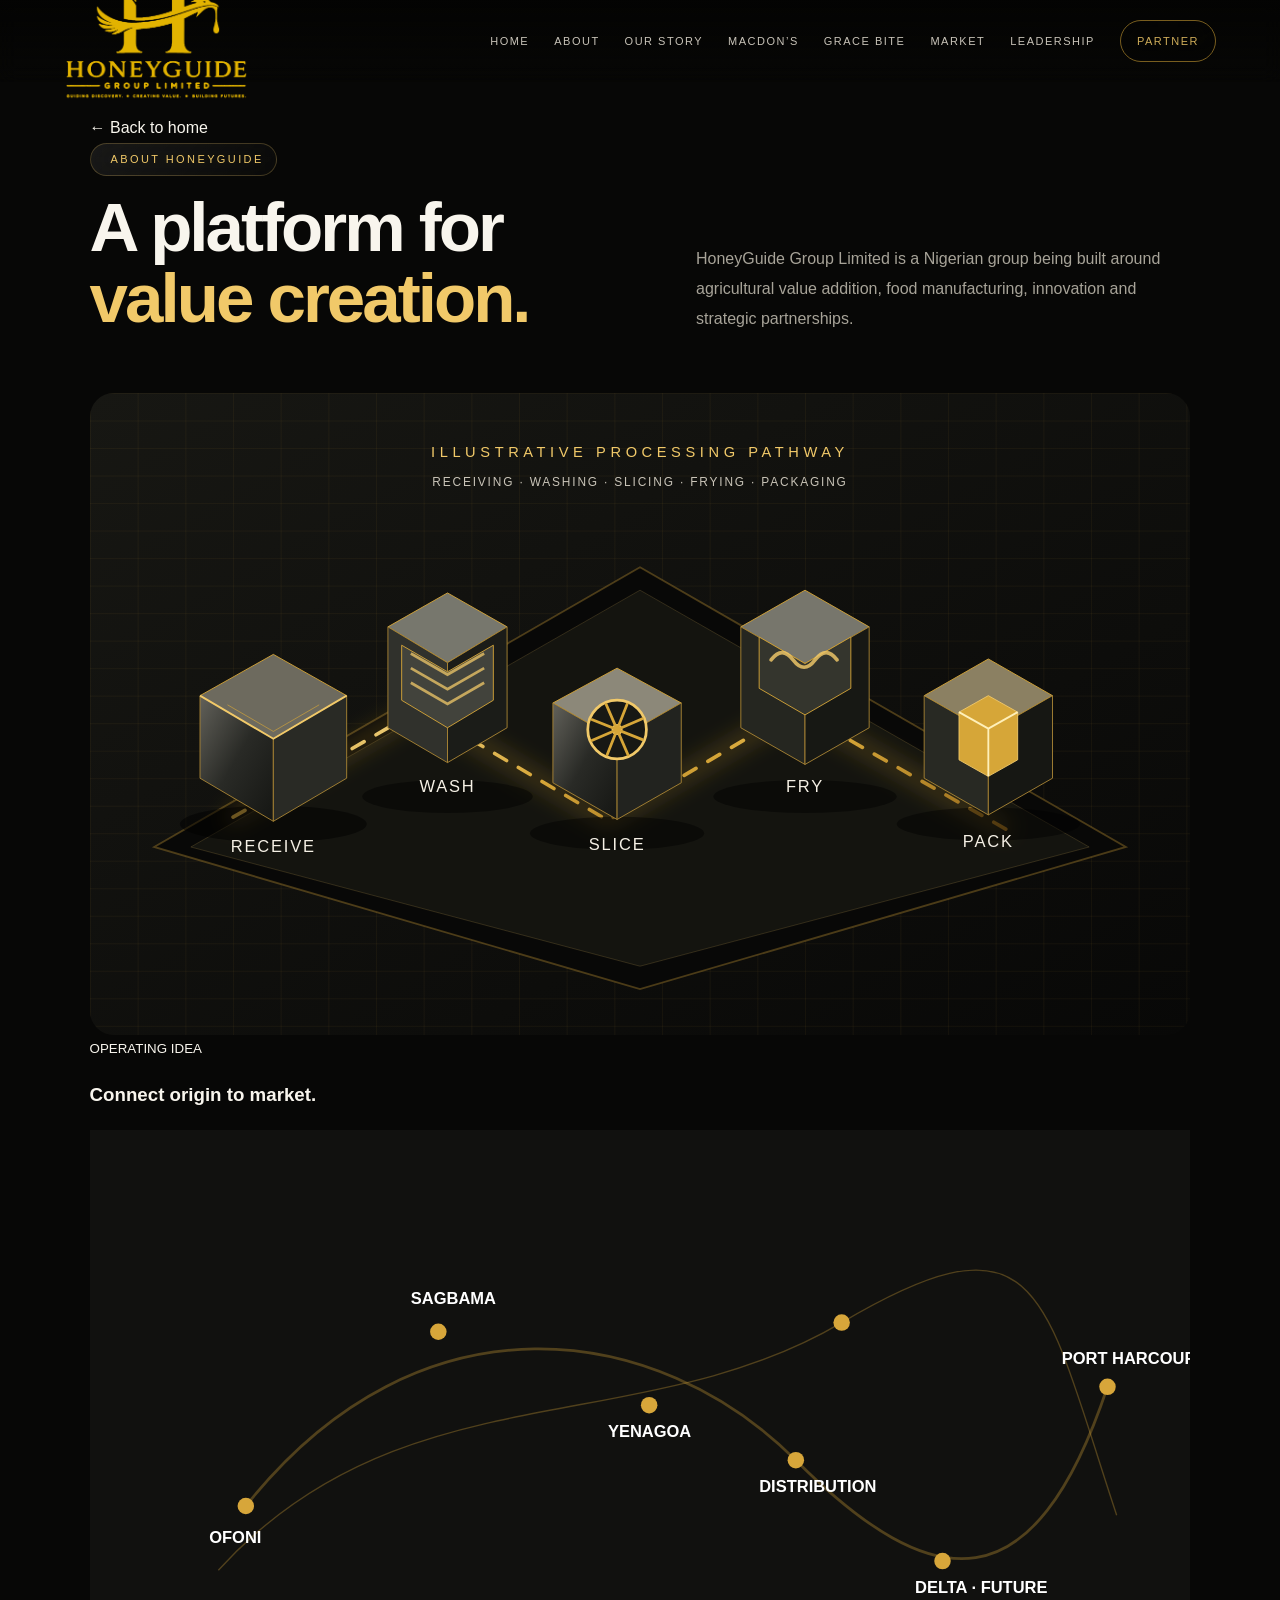
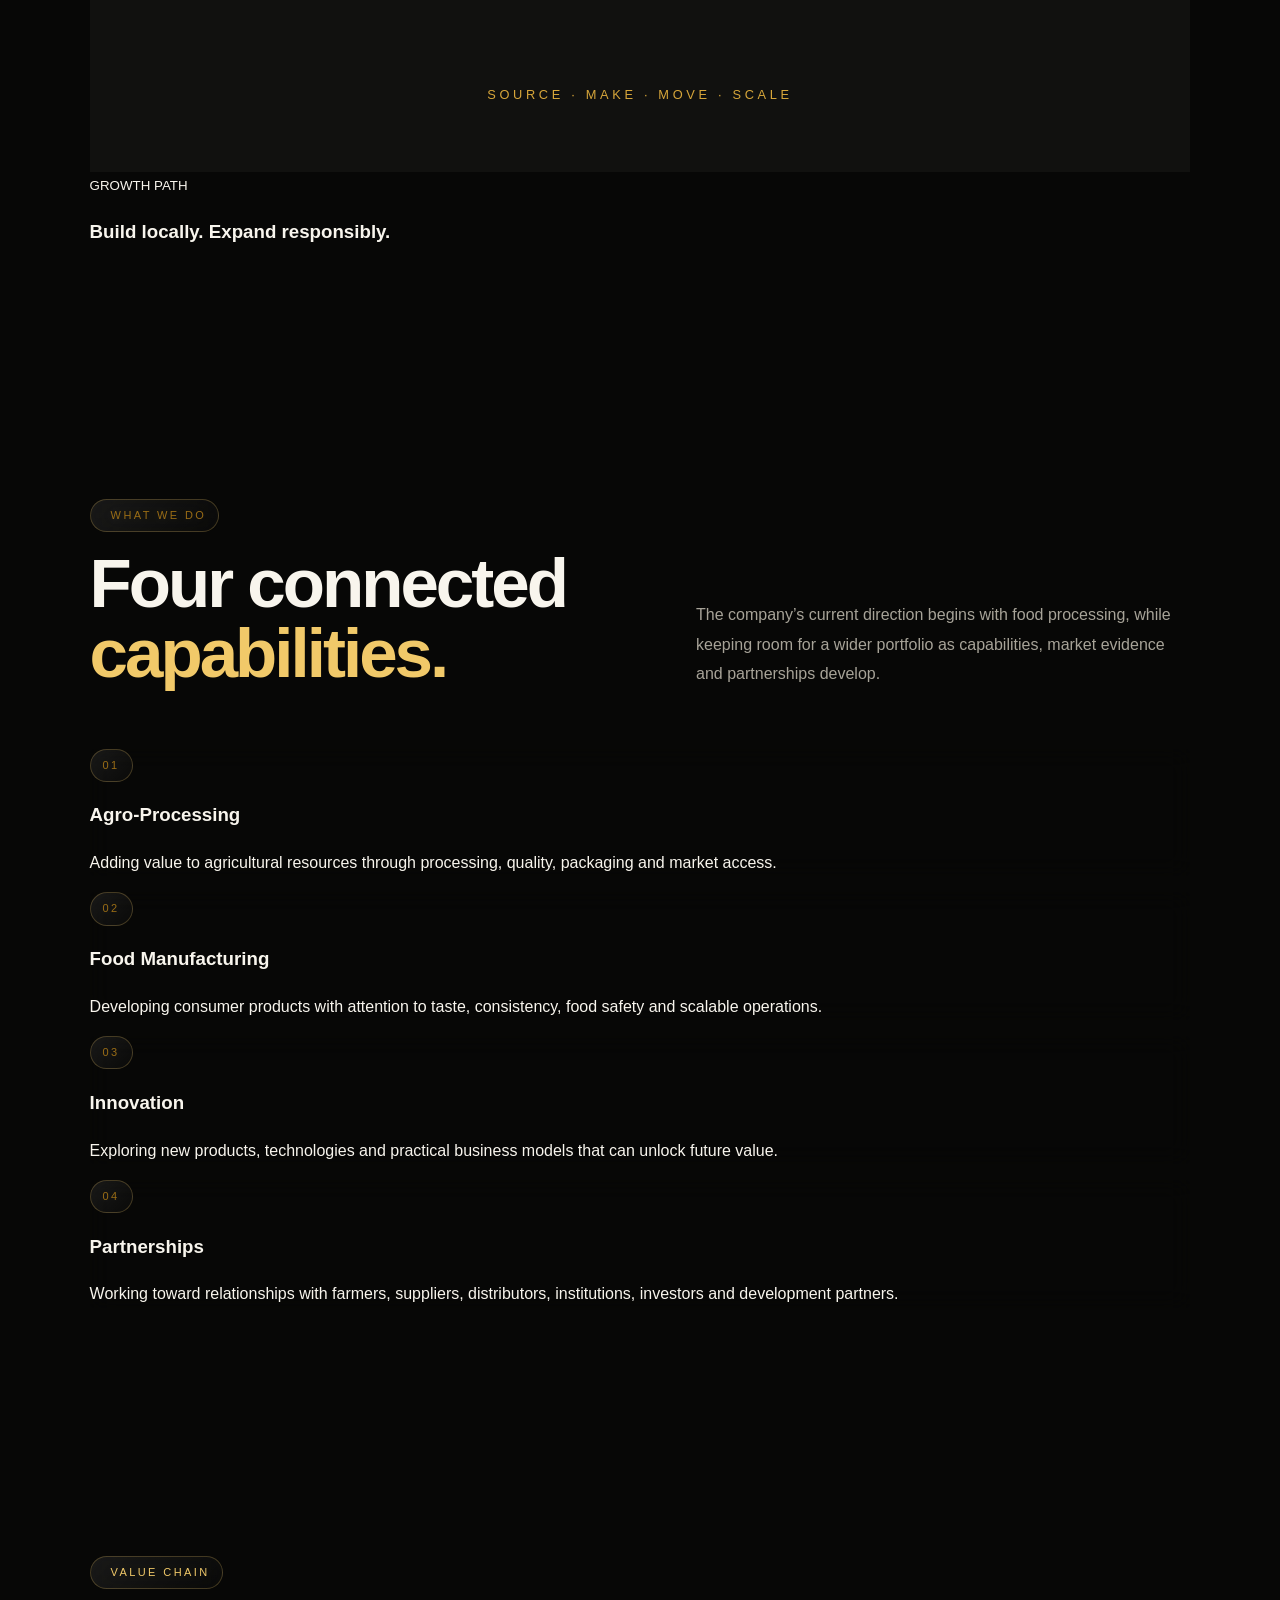
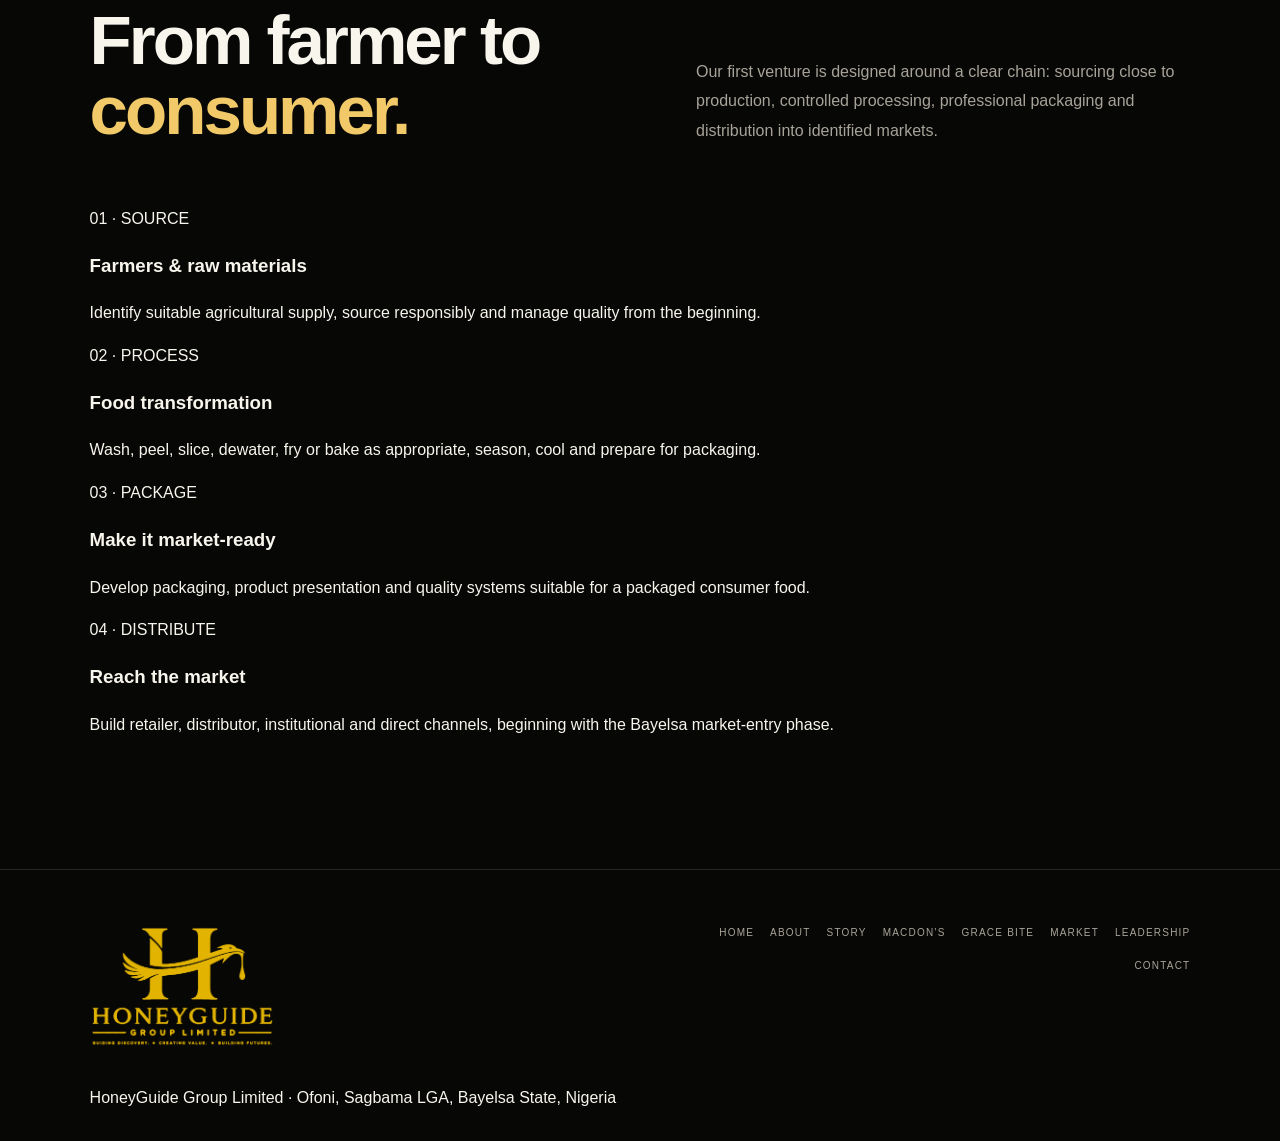
<file: pages/about.html>
<!doctype html><html lang="en"><head><meta charset="utf-8"><meta name="viewport" content="width=device-width,initial-scale=1"><meta name="description" content="About HoneyGuide — HoneyGuide Group Limited"><title>About HoneyGuide | HoneyGuide Group Limited</title><link rel="stylesheet" href="../style.css"><script defer src="../script.js"></script></head><body><header class="site-header"><a class="brand" href="../index.html"><img src="../assets/honeyguide-logo-transparent.png" alt="HoneyGuide Group Limited official logo"></a><button class="menu-toggle" aria-expanded="false"><span></span><span></span><span></span></button><nav class="nav"><a href="../index.html">Home</a><a href="about.html">About</a><a href="story.html">Our Story</a><a href="macdons.html">Macdon’s</a><a href="grace-bite.html">Grace Bite</a><a href="market.html">Market</a><a href="leadership.html">Leadership</a><a class="nav-cta" href="contact.html">Partner</a></nav></header><main><section class="section"><a class="back" href="../index.html">← Back to home</a><div class="section-head reveal"><div><div class="eyebrow"><span class="dot"></span> ABOUT HONEYGUIDE</div><h2>A platform for <em>value creation.</em></h2></div><p>HoneyGuide Group Limited is a Nigerian group being built around agricultural value addition, food manufacturing, innovation and strategic partnerships.</p></div><div class="visual-grid"><div class="visual-panel reveal"><img src="../assets/process-line.svg" alt="Stylised food processing value chain"><div class="overlay"><small>OPERATING IDEA</small><h3>Connect origin to market.</h3></div></div><div class="visual-panel reveal"><img src="../assets/market-network.svg" alt="Stylised market network from source to future markets"><div class="overlay"><small>GROWTH PATH</small><h3>Build locally. Expand responsibly.</h3></div></div></div></section><section class="section light"><div class="section-head reveal"><div><div class="eyebrow" style="color:#9a6d16"><span class="dot"></span> WHAT WE DO</div><h2>Four connected <em>capabilities.</em></h2></div><p>The company’s current direction begins with food processing, while keeping room for a wider portfolio as capabilities, market evidence and partnerships develop.</p></div><div class="cards"><article class="card reveal"><div class="eyebrow" style="color:#9a6d16">01</div><h3>Agro-Processing</h3><p>Adding value to agricultural resources through processing, quality, packaging and market access.</p></article><article class="card reveal"><div class="eyebrow" style="color:#9a6d16">02</div><h3>Food Manufacturing</h3><p>Developing consumer products with attention to taste, consistency, food safety and scalable operations.</p></article><article class="card reveal"><div class="eyebrow" style="color:#9a6d16">03</div><h3>Innovation</h3><p>Exploring new products, technologies and practical business models that can unlock future value.</p></article><article class="card reveal"><div class="eyebrow" style="color:#9a6d16">04</div><h3>Partnerships</h3><p>Working toward relationships with farmers, suppliers, distributors, institutions, investors and development partners.</p></article></div></section><section class="section"><div class="section-head reveal"><div><div class="eyebrow"><span class="dot"></span> VALUE CHAIN</div><h2>From farmer to <em>consumer.</em></h2></div><p>Our first venture is designed around a clear chain: sourcing close to production, controlled processing, professional packaging and distribution into identified markets.</p></div><div class="timeline reveal"><div class="year">01 · SOURCE</div><div><h3>Farmers &amp; raw materials</h3><p>Identify suitable agricultural supply, source responsibly and manage quality from the beginning.</p></div></div><div class="timeline reveal"><div class="year">02 · PROCESS</div><div><h3>Food transformation</h3><p>Wash, peel, slice, dewater, fry or bake as appropriate, season, cool and prepare for packaging.</p></div></div><div class="timeline reveal"><div class="year">03 · PACKAGE</div><div><h3>Make it market-ready</h3><p>Develop packaging, product presentation and quality systems suitable for a packaged consumer food.</p></div></div><div class="timeline reveal"><div class="year">04 · DISTRIBUTE</div><div><h3>Reach the market</h3><p>Build retailer, distributor, institutional and direct channels, beginning with the Bayelsa market-entry phase.</p></div></div></section></main><footer class="footer"><img src="../assets/honeyguide-logo-transparent.png" alt="HoneyGuide Group Limited"><nav><a href="../index.html">Home</a><a href="about.html">About</a><a href="story.html">Story</a><a href="macdons.html">Macdon’s</a><a href="grace-bite.html">Grace Bite</a><a href="market.html">Market</a><a href="leadership.html">Leadership</a><a href="contact.html">Contact</a></nav><div class="fine">HoneyGuide Group Limited · Ofoni, Sagbama LGA, Bayelsa State, Nigeria</div></footer></body></html>
</file>
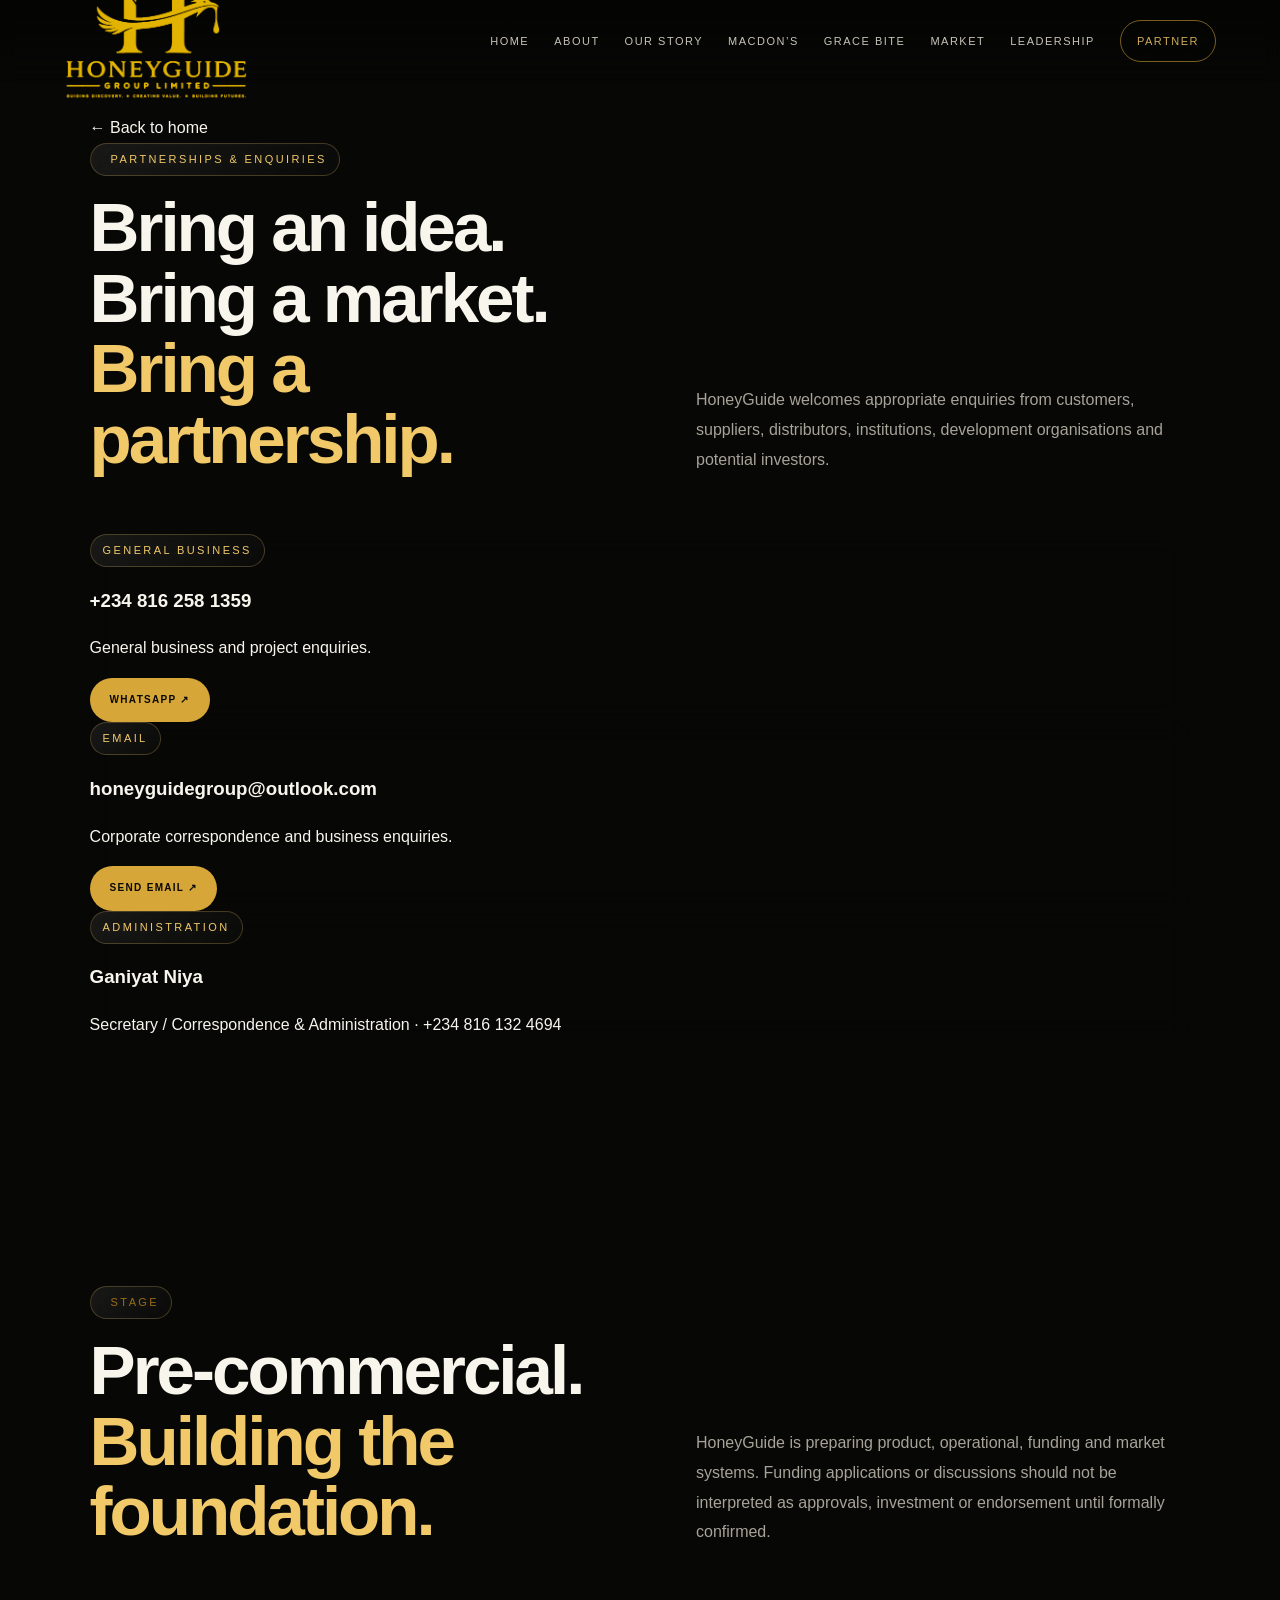
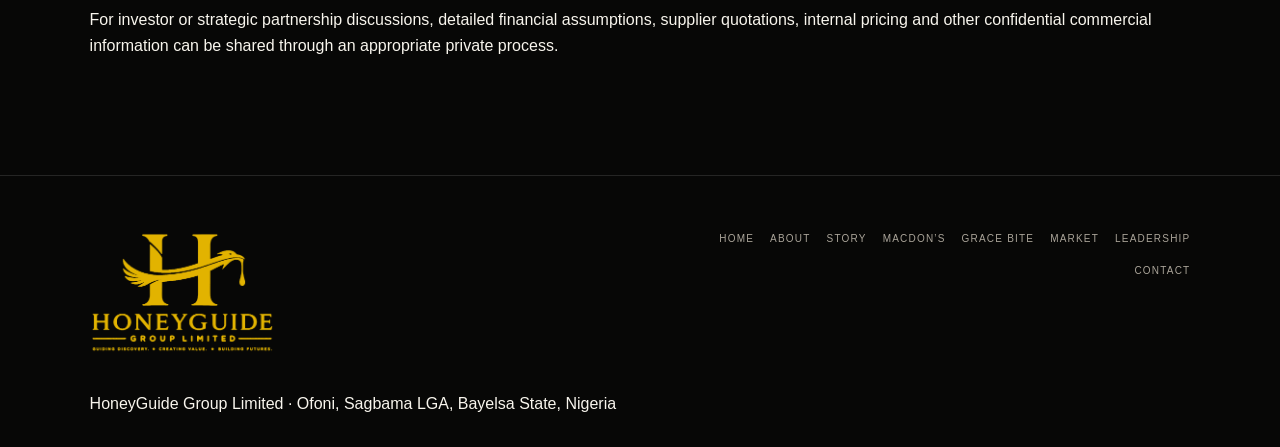
<file: pages/contact.html>
<!doctype html><html lang="en"><head><meta charset="utf-8"><meta name="viewport" content="width=device-width,initial-scale=1"><meta name="description" content="Contact HoneyGuide — HoneyGuide Group Limited"><title>Contact HoneyGuide | HoneyGuide Group Limited</title><link rel="stylesheet" href="../style.css"><script defer src="../script.js"></script></head><body><header class="site-header"><a class="brand" href="../index.html"><img src="../assets/honeyguide-logo-transparent.png" alt="HoneyGuide Group Limited official logo"></a><button class="menu-toggle" aria-expanded="false"><span></span><span></span><span></span></button><nav class="nav"><a href="../index.html">Home</a><a href="about.html">About</a><a href="story.html">Our Story</a><a href="macdons.html">Macdon’s</a><a href="grace-bite.html">Grace Bite</a><a href="market.html">Market</a><a href="leadership.html">Leadership</a><a class="nav-cta" href="contact.html">Partner</a></nav></header><main><section class="section"><a class="back" href="../index.html">← Back to home</a><div class="section-head reveal"><div><div class="eyebrow"><span class="dot"></span> PARTNERSHIPS &amp; ENQUIRIES</div><h2>Bring an idea.<br>Bring a market.<br><em>Bring a partnership.</em></h2></div><p>HoneyGuide welcomes appropriate enquiries from customers, suppliers, distributors, institutions, development organisations and potential investors.</p></div><div class="cards"><article class="card reveal"><div class="eyebrow">GENERAL BUSINESS</div><h3>+234 816 258 1359</h3><p>General business and project enquiries.</p><a class="btn btn-gold" href="https://wa.me/2348162581359">WhatsApp ↗</a></article><article class="card reveal"><div class="eyebrow">EMAIL</div><h3>honeyguidegroup@outlook.com</h3><p>Corporate correspondence and business enquiries.</p><a class="btn btn-gold" href="mailto:honeyguidegroup@outlook.com">Send email ↗</a></article><article class="card reveal"><div class="eyebrow">ADMINISTRATION</div><h3>Ganiyat Niya</h3><p>Secretary / Correspondence &amp; Administration · +234 816 132 4694</p></article></div></section><section class="section light"><div class="section-head reveal"><div><div class="eyebrow" style="color:#9a6d16"><span class="dot"></span> STAGE</div><h2>Pre-commercial.<br><em>Building the foundation.</em></h2></div><p>HoneyGuide is preparing product, operational, funding and market systems. Funding applications or discussions should not be interpreted as approvals, investment or endorsement until formally confirmed.</p></div><div class="callout reveal">For investor or strategic partnership discussions, detailed financial assumptions, supplier quotations, internal pricing and other confidential commercial information can be shared through an appropriate private process.</div></section></main><footer class="footer"><img src="../assets/honeyguide-logo-transparent.png" alt="HoneyGuide Group Limited"><nav><a href="../index.html">Home</a><a href="about.html">About</a><a href="story.html">Story</a><a href="macdons.html">Macdon’s</a><a href="grace-bite.html">Grace Bite</a><a href="market.html">Market</a><a href="leadership.html">Leadership</a><a href="contact.html">Contact</a></nav><div class="fine">HoneyGuide Group Limited · Ofoni, Sagbama LGA, Bayelsa State, Nigeria</div></footer></body></html>
</file>
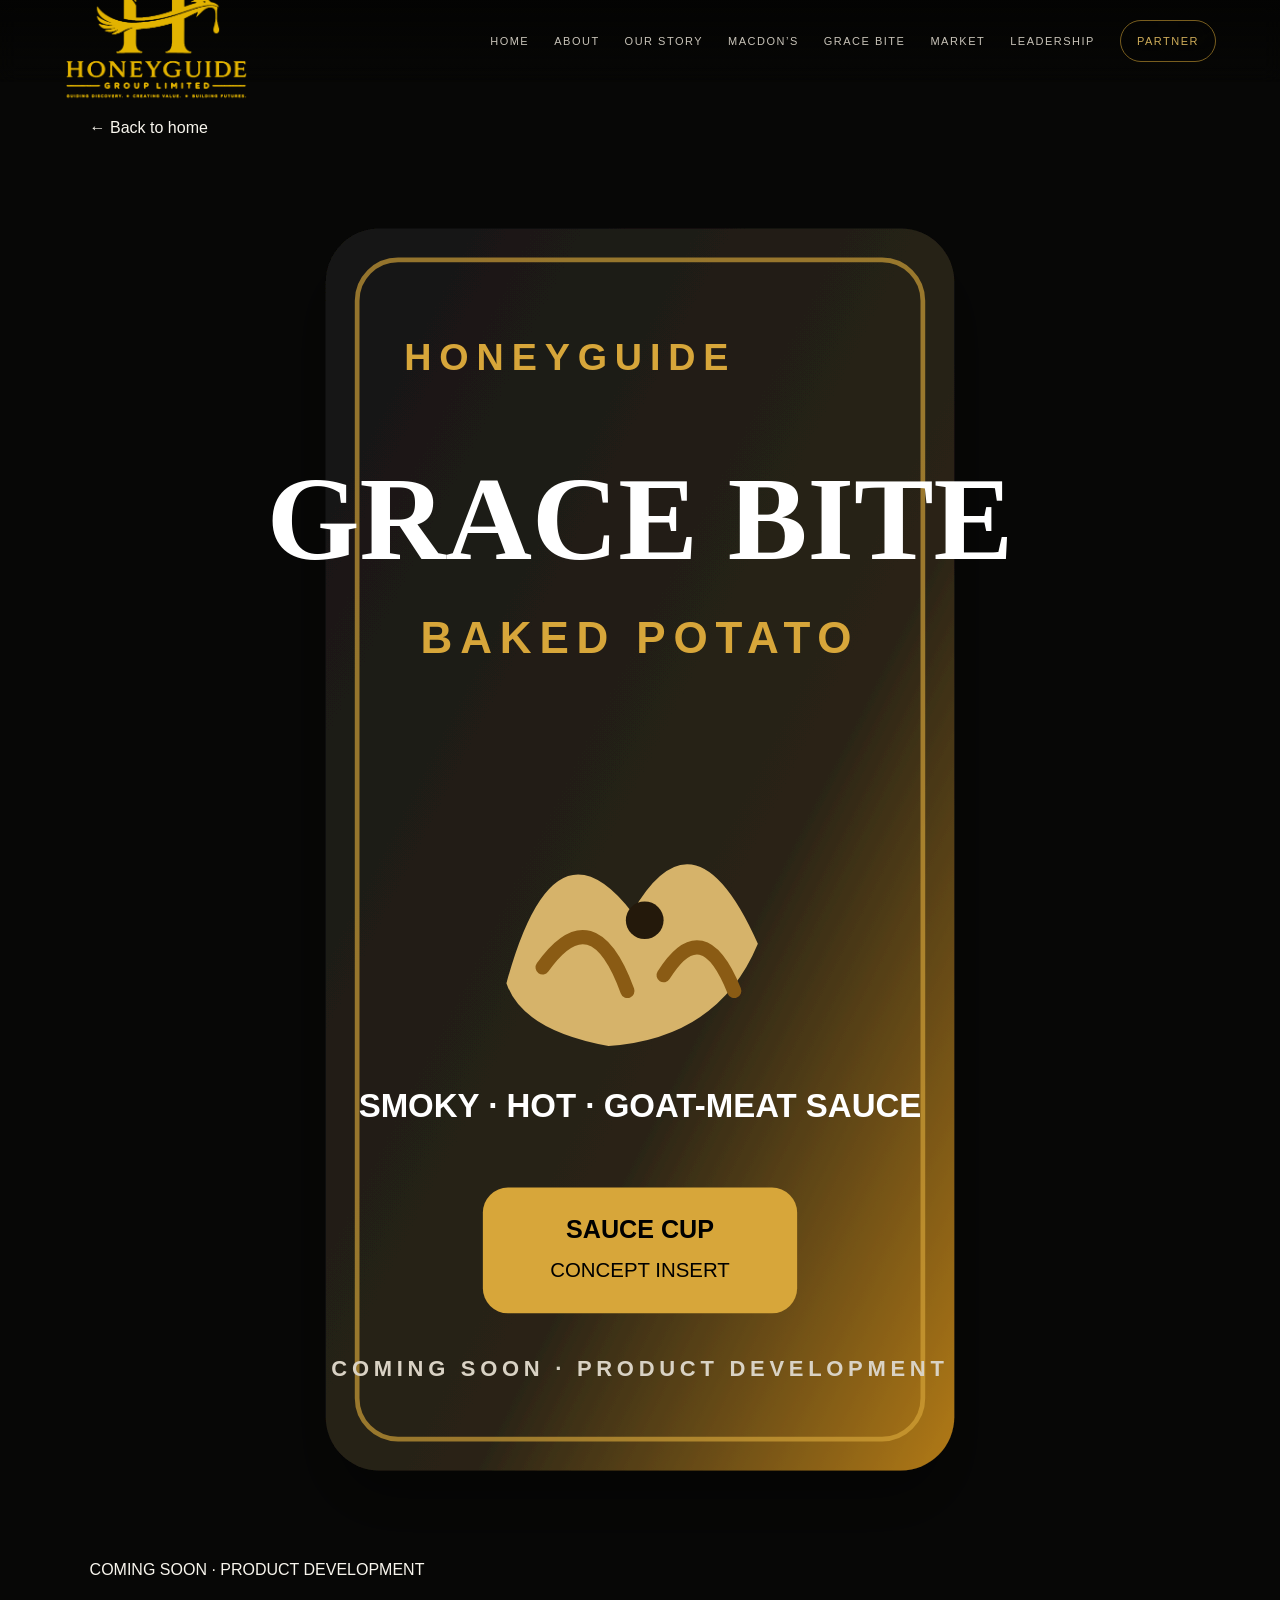
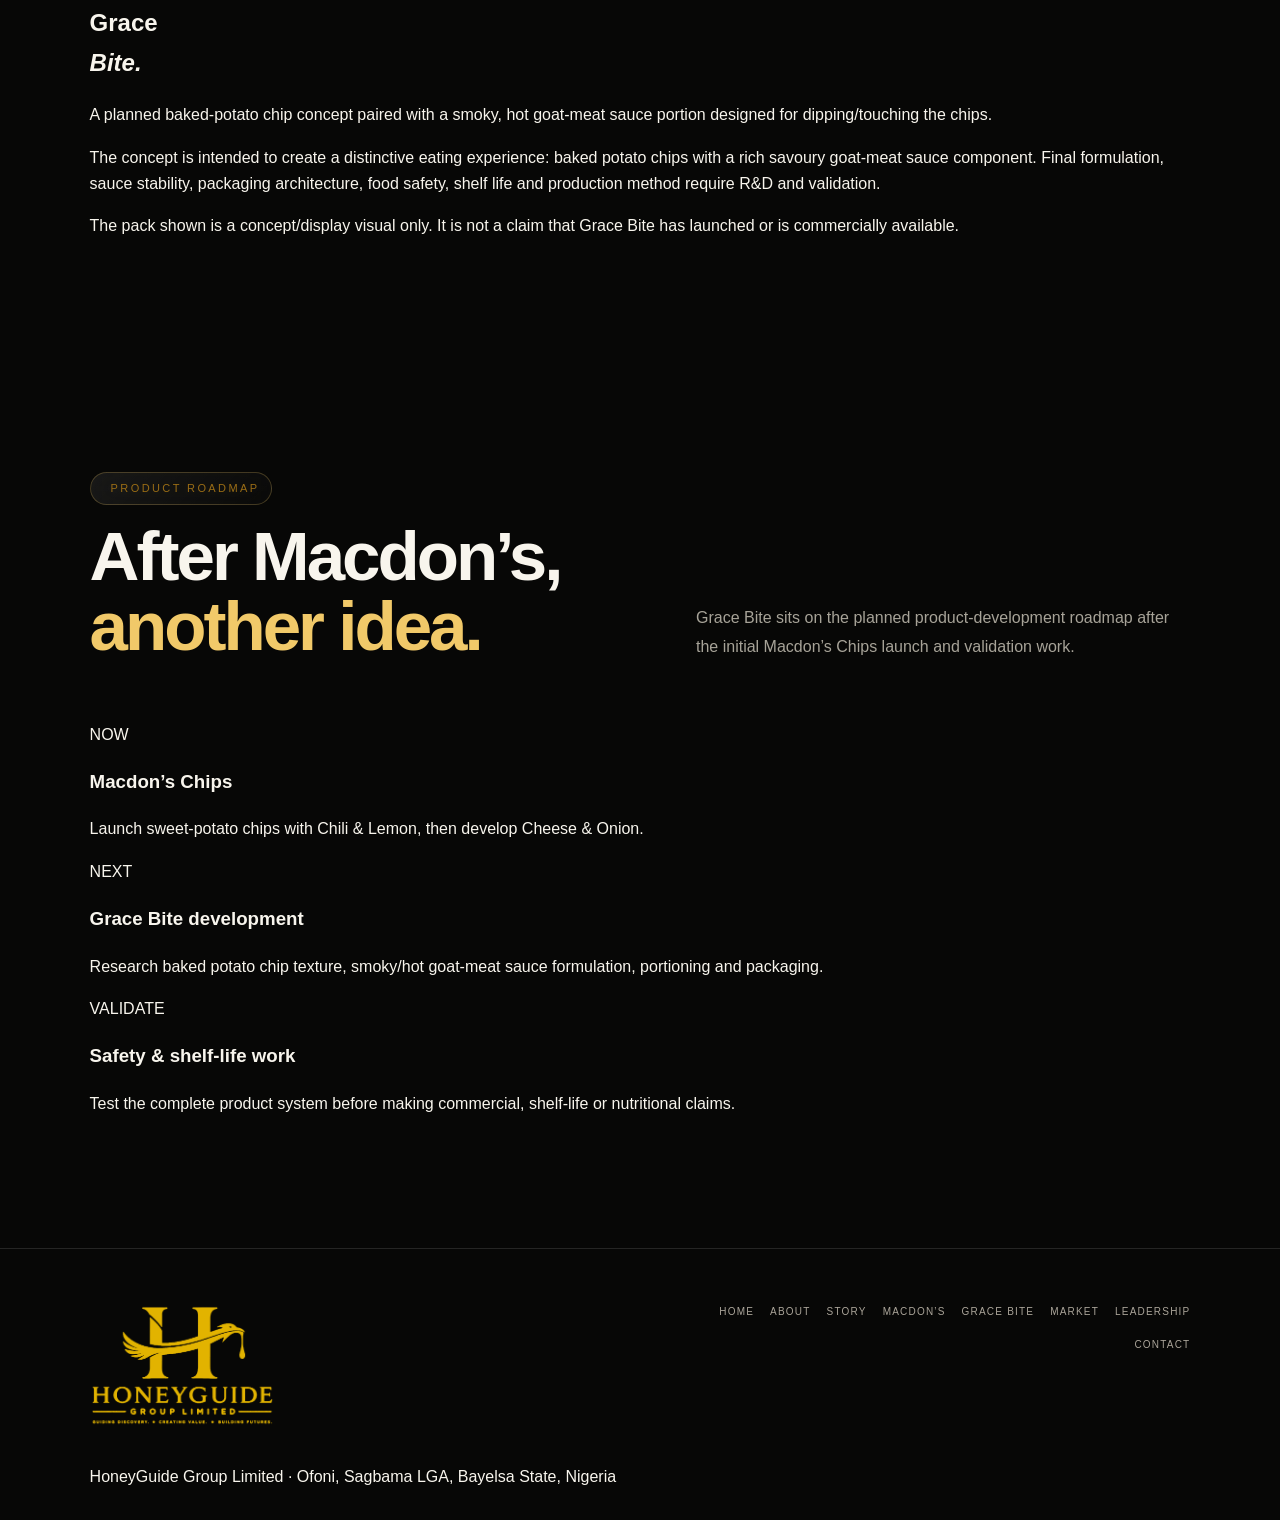
<file: pages/grace-bite.html>
<!doctype html><html lang="en"><head><meta charset="utf-8"><meta name="viewport" content="width=device-width,initial-scale=1"><meta name="description" content="Grace Bite — Coming Soon — HoneyGuide Group Limited"><title>Grace Bite — Coming Soon | HoneyGuide Group Limited</title><link rel="stylesheet" href="../style.css"><script defer src="../script.js"></script></head><body><header class="site-header"><a class="brand" href="../index.html"><img src="../assets/honeyguide-logo-transparent.png" alt="HoneyGuide Group Limited official logo"></a><button class="menu-toggle" aria-expanded="false"><span></span><span></span><span></span></button><nav class="nav"><a href="../index.html">Home</a><a href="about.html">About</a><a href="story.html">Our Story</a><a href="macdons.html">Macdon’s</a><a href="grace-bite.html">Grace Bite</a><a href="market.html">Market</a><a href="leadership.html">Leadership</a><a class="nav-cta" href="contact.html">Partner</a></nav></header><main><section class="section"><a class="back" href="../index.html">← Back to home</a><div class="product-detail"><div class="product-image reveal"><img src="../assets/grace-bite-pack.svg" alt="Grace Bite concept package for baked potato chips with smoky hot goat-meat sauce"></div><div class="product-copy reveal"><span class="pill">COMING SOON · PRODUCT DEVELOPMENT</span><h1>Grace<br><em>Bite.</em></h1><p class="lead">A planned baked-potato chip concept paired with a smoky, hot goat-meat sauce portion designed for dipping/touching the chips.</p><p>The concept is intended to create a distinctive eating experience: baked potato chips with a rich savoury goat-meat sauce component. Final formulation, sauce stability, packaging architecture, food safety, shelf life and production method require R&amp;D and validation.</p><div class="callout">The pack shown is a concept/display visual only. It is not a claim that Grace Bite has launched or is commercially available.</div></div></div></section><section class="section light"><div class="section-head reveal"><div><div class="eyebrow" style="color:#9a6d16"><span class="dot"></span> PRODUCT ROADMAP</div><h2>After Macdon’s,<br><em>another idea.</em></h2></div><p>Grace Bite sits on the planned product-development roadmap after the initial Macdon’s Chips launch and validation work.</p></div><div class="timeline reveal"><div class="year">NOW</div><div><h3>Macdon’s Chips</h3><p>Launch sweet-potato chips with Chili &amp; Lemon, then develop Cheese &amp; Onion.</p></div></div><div class="timeline reveal"><div class="year">NEXT</div><div><h3>Grace Bite development</h3><p>Research baked potato chip texture, smoky/hot goat-meat sauce formulation, portioning and packaging.</p></div></div><div class="timeline reveal"><div class="year">VALIDATE</div><div><h3>Safety &amp; shelf-life work</h3><p>Test the complete product system before making commercial, shelf-life or nutritional claims.</p></div></div></section></main><footer class="footer"><img src="../assets/honeyguide-logo-transparent.png" alt="HoneyGuide Group Limited"><nav><a href="../index.html">Home</a><a href="about.html">About</a><a href="story.html">Story</a><a href="macdons.html">Macdon’s</a><a href="grace-bite.html">Grace Bite</a><a href="market.html">Market</a><a href="leadership.html">Leadership</a><a href="contact.html">Contact</a></nav><div class="fine">HoneyGuide Group Limited · Ofoni, Sagbama LGA, Bayelsa State, Nigeria</div></footer></body></html>
</file>
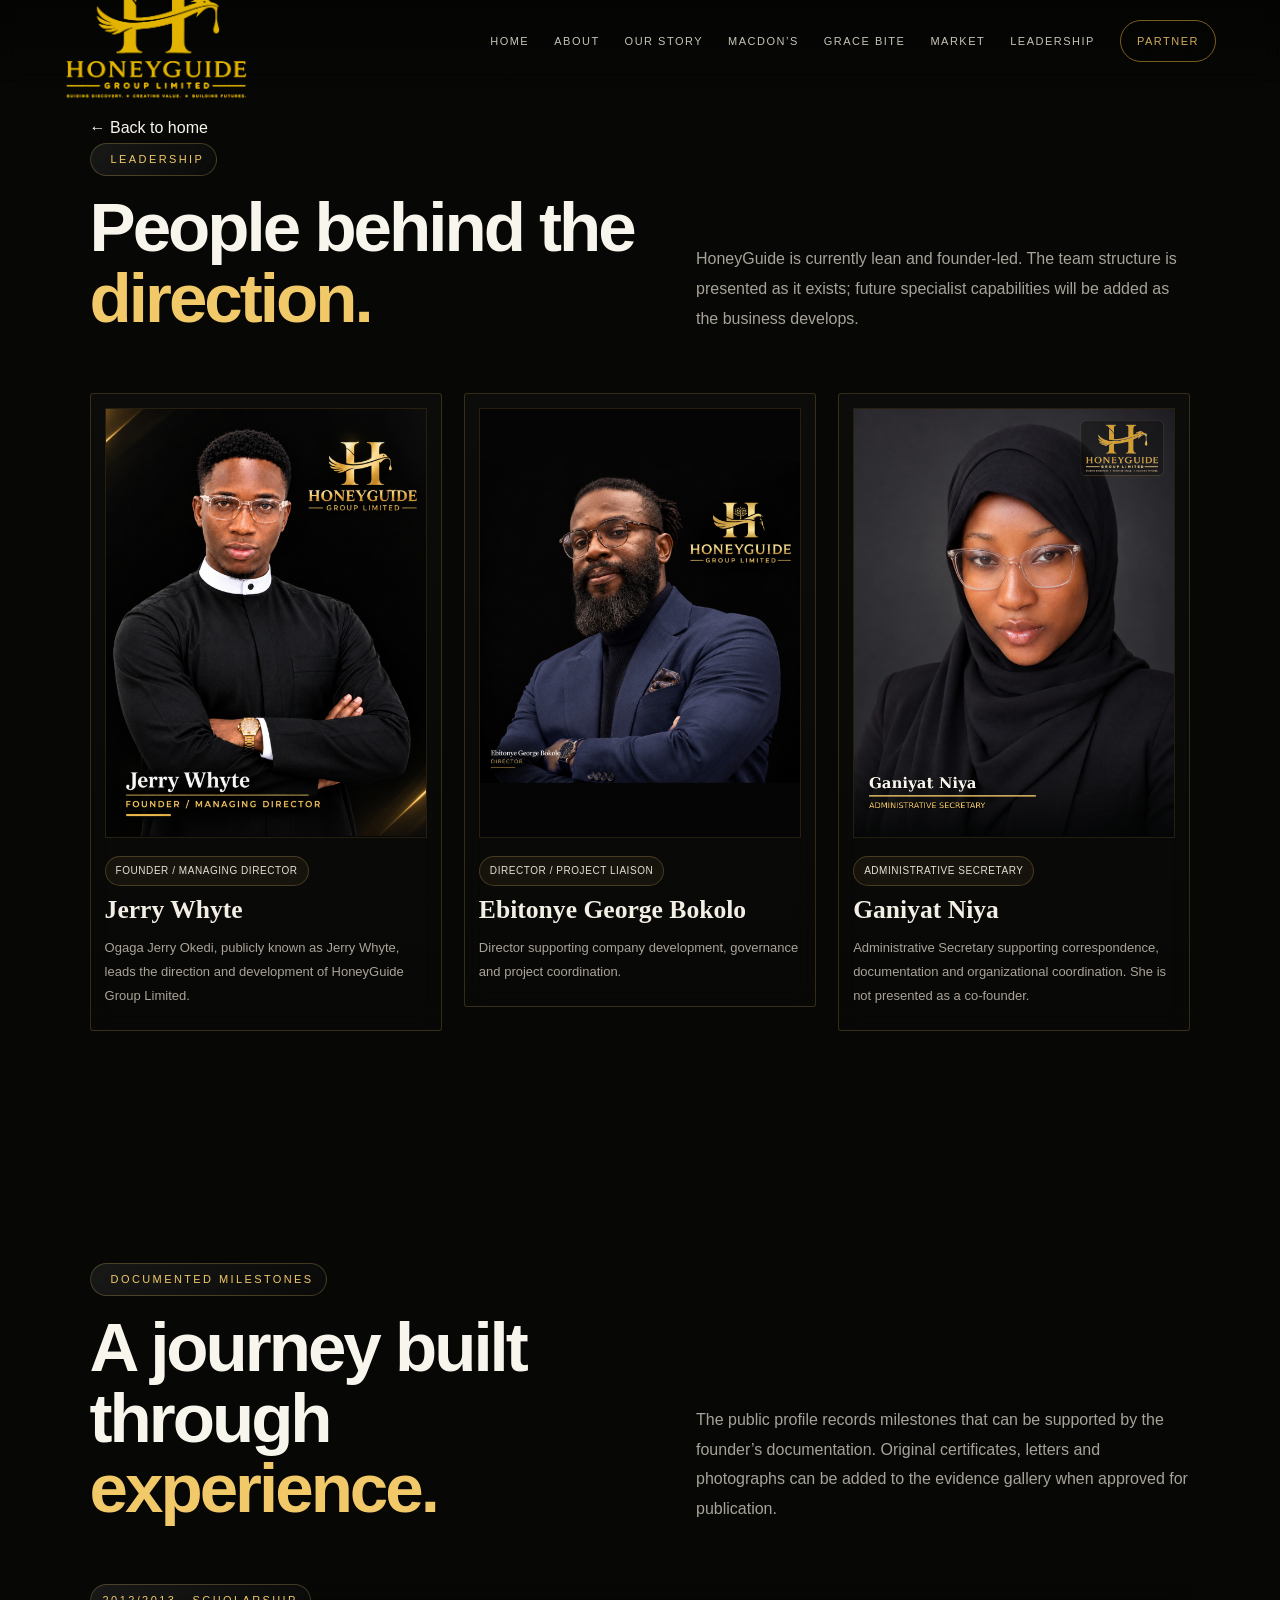
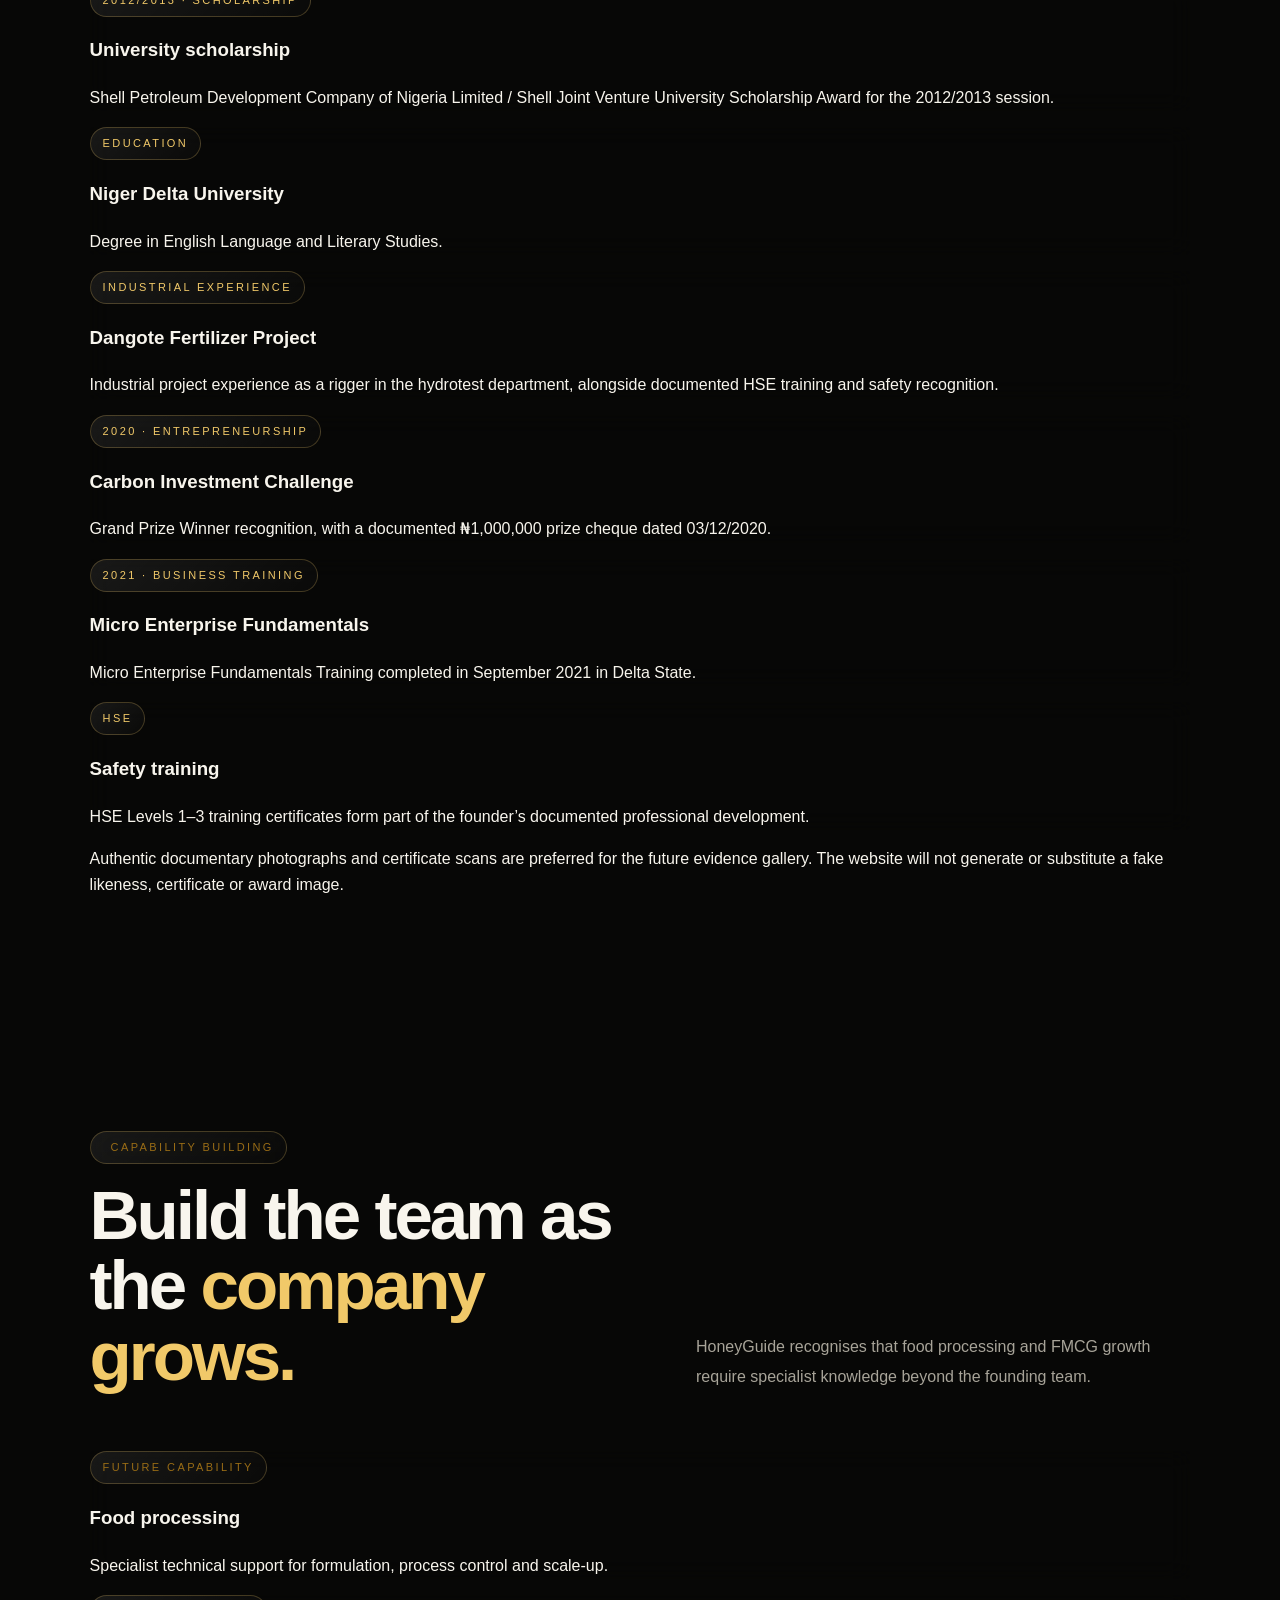
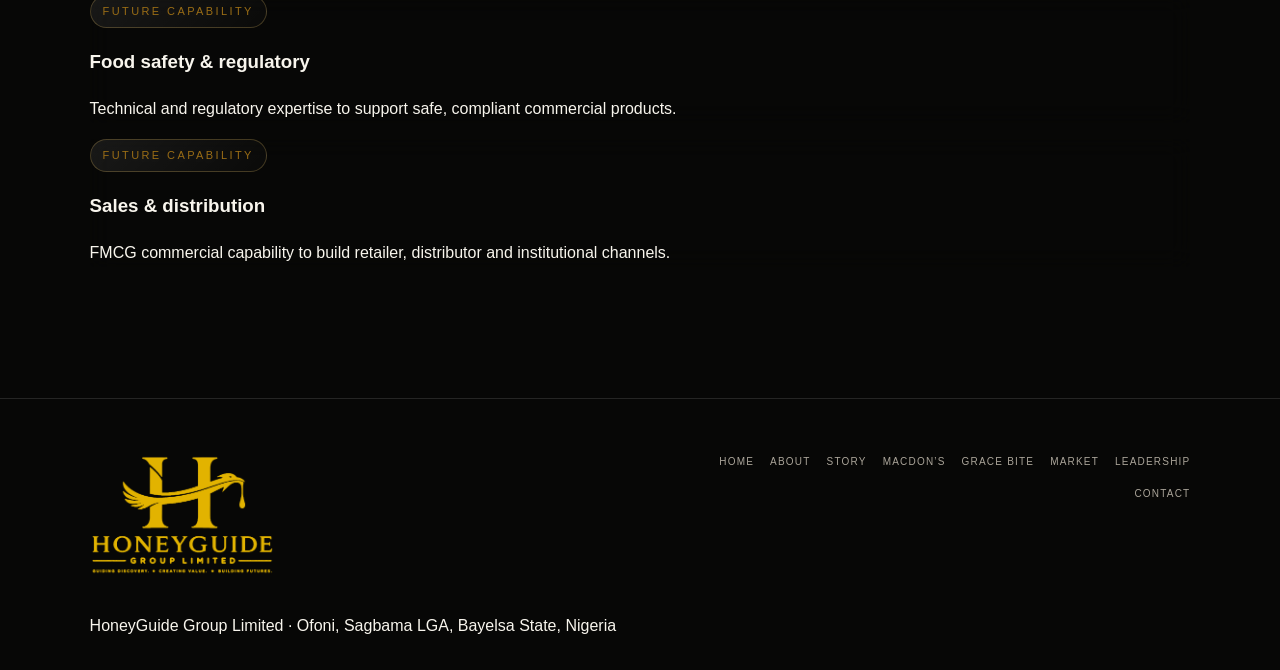
<file: pages/leadership.html>
<!doctype html><html lang="en"><head><meta charset="utf-8"><meta name="viewport" content="width=device-width,initial-scale=1"><meta name="description" content="Leadership — HoneyGuide Group Limited"><title>Leadership | HoneyGuide Group Limited</title><link rel="stylesheet" href="../style.css"><script defer src="../script.js"></script></head><body><header class="site-header"><a class="brand" href="../index.html"><img src="../assets/honeyguide-logo-transparent.png" alt="HoneyGuide Group Limited official logo"></a><button class="menu-toggle" aria-expanded="false"><span></span><span></span><span></span></button><nav class="nav"><a href="../index.html">Home</a><a href="about.html">About</a><a href="story.html">Our Story</a><a href="macdons.html">Macdon’s</a><a href="grace-bite.html">Grace Bite</a><a href="market.html">Market</a><a href="leadership.html">Leadership</a><a class="nav-cta" href="contact.html">Partner</a></nav></header><main><section class="section"><a class="back" href="../index.html">← Back to home</a><div class="section-head reveal"><div><div class="eyebrow"><span class="dot"></span> LEADERSHIP</div><h2>People behind the <em>direction.</em></h2></div><p>HoneyGuide is currently lean and founder-led. The team structure is presented as it exists; future specialist capabilities will be added as the business develops.</p></div><div class="team"><article class="team-card reveal"><div class="portrait"><img src="../assets/leadership-jerry.png" alt="Jerry Whyte, Founder and Managing Director of HoneyGuide Group Limited"></div><div class="role">FOUNDER / MANAGING DIRECTOR</div><h3>Jerry Whyte</h3><p>Ogaga Jerry Okedi, publicly known as Jerry Whyte, leads the direction and development of HoneyGuide Group Limited.</p></article><article class="team-card reveal"><div class="portrait"><img src="../assets/leadership-george.png" alt="Ebitonye George Bokolo, Director and Project Liaison"></div><div class="role">DIRECTOR / PROJECT LIAISON</div><h3>Ebitonye George Bokolo</h3><p>Director supporting company development, governance and project coordination.</p></article><article class="team-card reveal"><div class="portrait"><img src="../assets/leadership-ganiyat.png" alt="Ganiyat Niya, Administrative Secretary"></div><div class="role">ADMINISTRATIVE SECRETARY</div><h3>Ganiyat Niya</h3><p>Administrative Secretary supporting correspondence, documentation and organizational coordination. She is not presented as a co-founder.</p></article></div></section><section class="section"><div class="section-head reveal"><div><div class="eyebrow"><span class="dot"></span> DOCUMENTED MILESTONES</div><h2>A journey built through <em>experience.</em></h2></div><p>The public profile records milestones that can be supported by the founder’s documentation. Original certificates, letters and photographs can be added to the evidence gallery when approved for publication.</p></div><div class="cards"><article class="card reveal"><div class="eyebrow">2012/2013 · SCHOLARSHIP</div><h3>University scholarship</h3><p>Shell Petroleum Development Company of Nigeria Limited / Shell Joint Venture University Scholarship Award for the 2012/2013 session.</p></article><article class="card reveal"><div class="eyebrow">EDUCATION</div><h3>Niger Delta University</h3><p>Degree in English Language and Literary Studies.</p></article><article class="card reveal"><div class="eyebrow">INDUSTRIAL EXPERIENCE</div><h3>Dangote Fertilizer Project</h3><p>Industrial project experience as a rigger in the hydrotest department, alongside documented HSE training and safety recognition.</p></article><article class="card reveal"><div class="eyebrow">2020 · ENTREPRENEURSHIP</div><h3>Carbon Investment Challenge</h3><p>Grand Prize Winner recognition, with a documented ₦1,000,000 prize cheque dated 03/12/2020.</p></article><article class="card reveal"><div class="eyebrow">2021 · BUSINESS TRAINING</div><h3>Micro Enterprise Fundamentals</h3><p>Micro Enterprise Fundamentals Training completed in September 2021 in Delta State.</p></article><article class="card reveal"><div class="eyebrow">HSE</div><h3>Safety training</h3><p>HSE Levels 1–3 training certificates form part of the founder’s documented professional development.</p></article></div><div class="callout reveal">Authentic documentary photographs and certificate scans are preferred for the future evidence gallery. The website will not generate or substitute a fake likeness, certificate or award image.</div></section><section class="section light"><div class="section-head reveal"><div><div class="eyebrow" style="color:#9a6d16"><span class="dot"></span> CAPABILITY BUILDING</div><h2>Build the team as the <em>company grows.</em></h2></div><p>HoneyGuide recognises that food processing and FMCG growth require specialist knowledge beyond the founding team.</p></div><div class="cards"><article class="card reveal"><div class="eyebrow" style="color:#9a6d16">FUTURE CAPABILITY</div><h3>Food processing</h3><p>Specialist technical support for formulation, process control and scale-up.</p></article><article class="card reveal"><div class="eyebrow" style="color:#9a6d16">FUTURE CAPABILITY</div><h3>Food safety &amp; regulatory</h3><p>Technical and regulatory expertise to support safe, compliant commercial products.</p></article><article class="card reveal"><div class="eyebrow" style="color:#9a6d16">FUTURE CAPABILITY</div><h3>Sales &amp; distribution</h3><p>FMCG commercial capability to build retailer, distributor and institutional channels.</p></article></div></section></main><footer class="footer"><img src="../assets/honeyguide-logo-transparent.png" alt="HoneyGuide Group Limited"><nav><a href="../index.html">Home</a><a href="about.html">About</a><a href="story.html">Story</a><a href="macdons.html">Macdon’s</a><a href="grace-bite.html">Grace Bite</a><a href="market.html">Market</a><a href="leadership.html">Leadership</a><a href="contact.html">Contact</a></nav><div class="fine">HoneyGuide Group Limited · Ofoni, Sagbama LGA, Bayelsa State, Nigeria</div></footer></body></html>
</file>
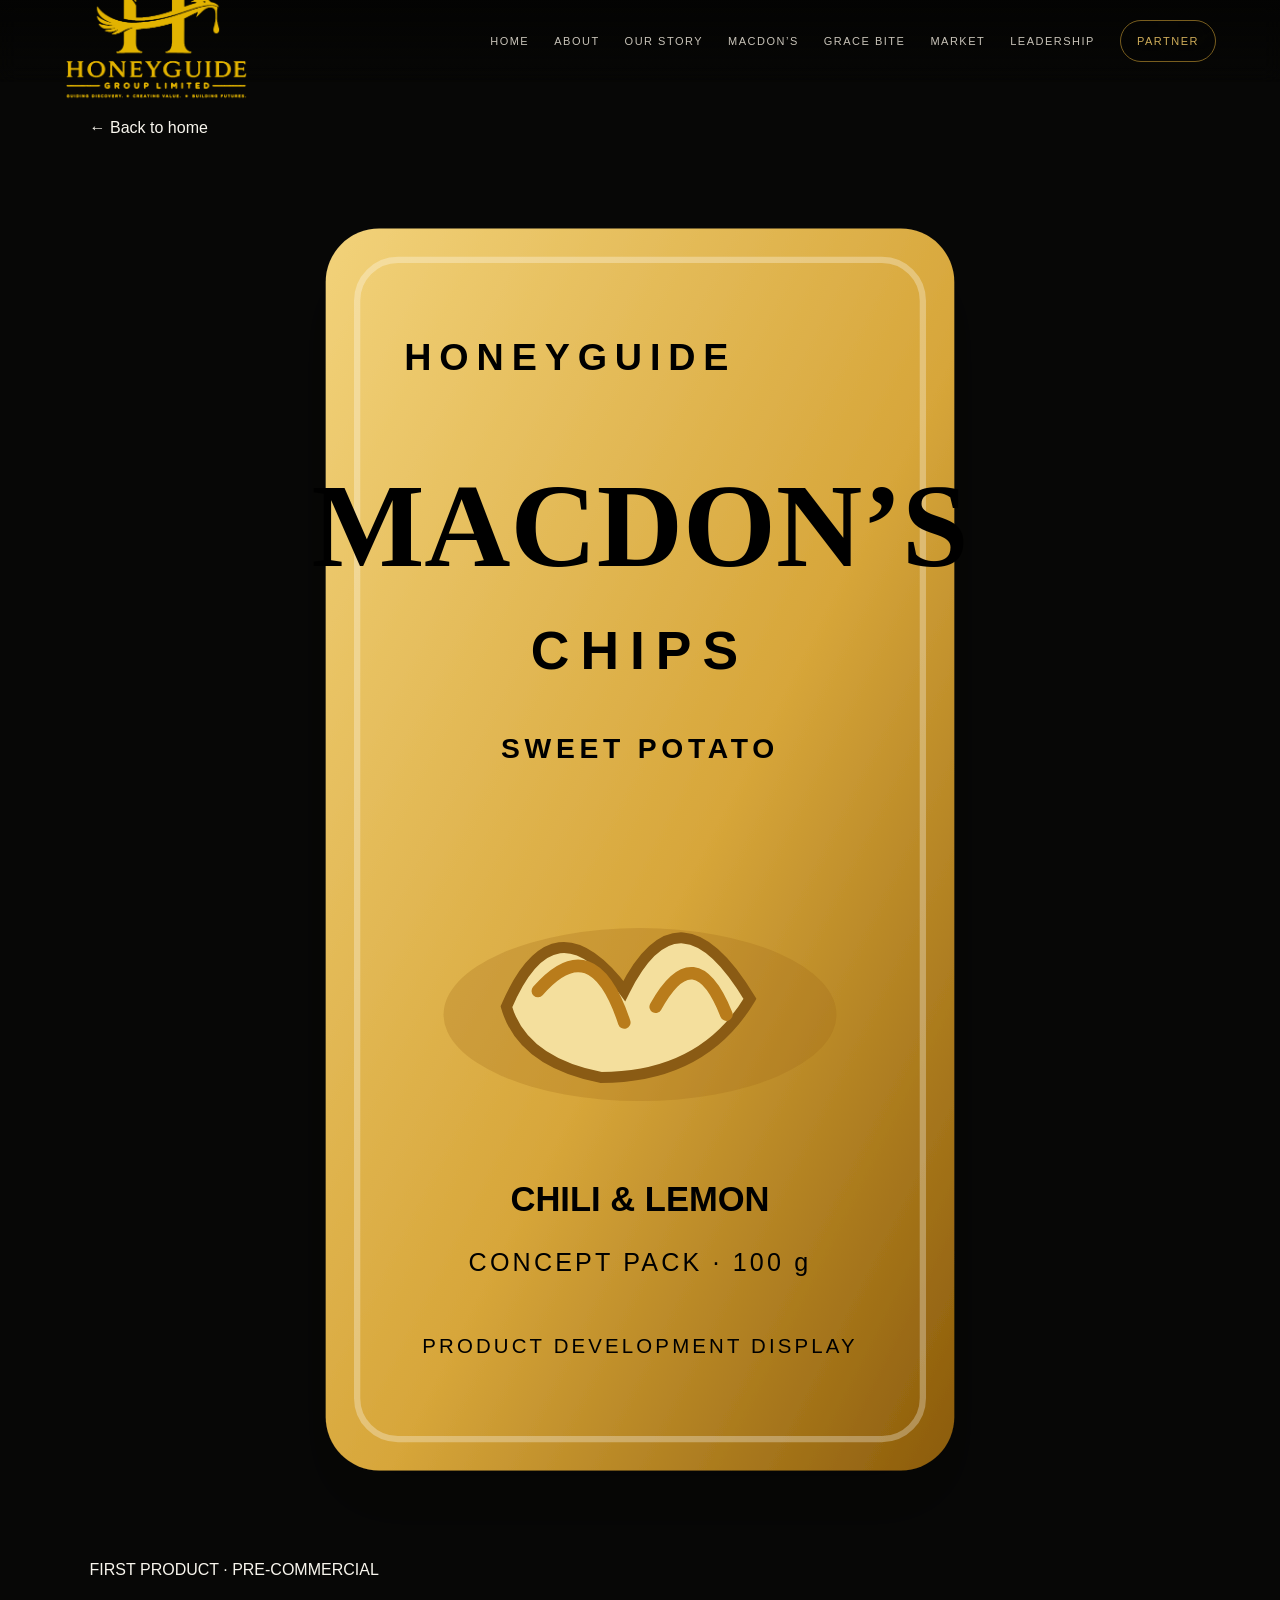
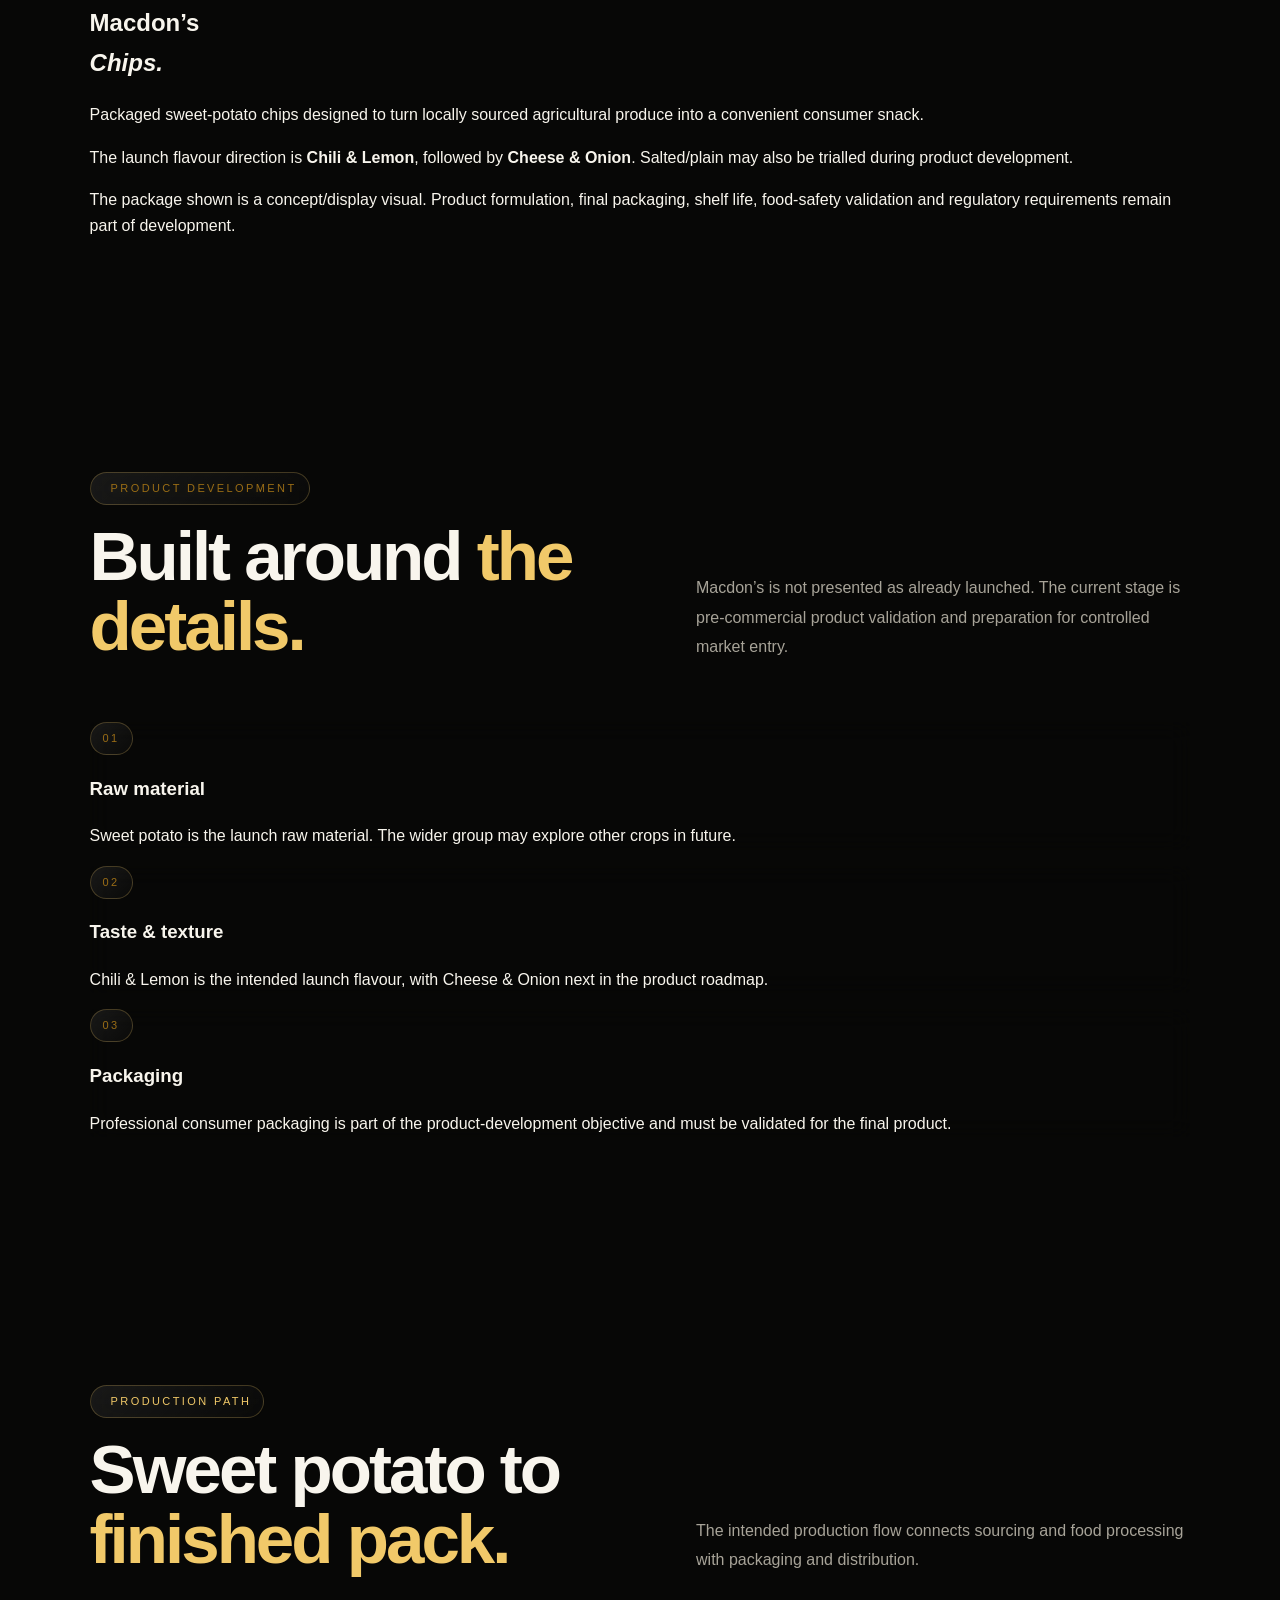
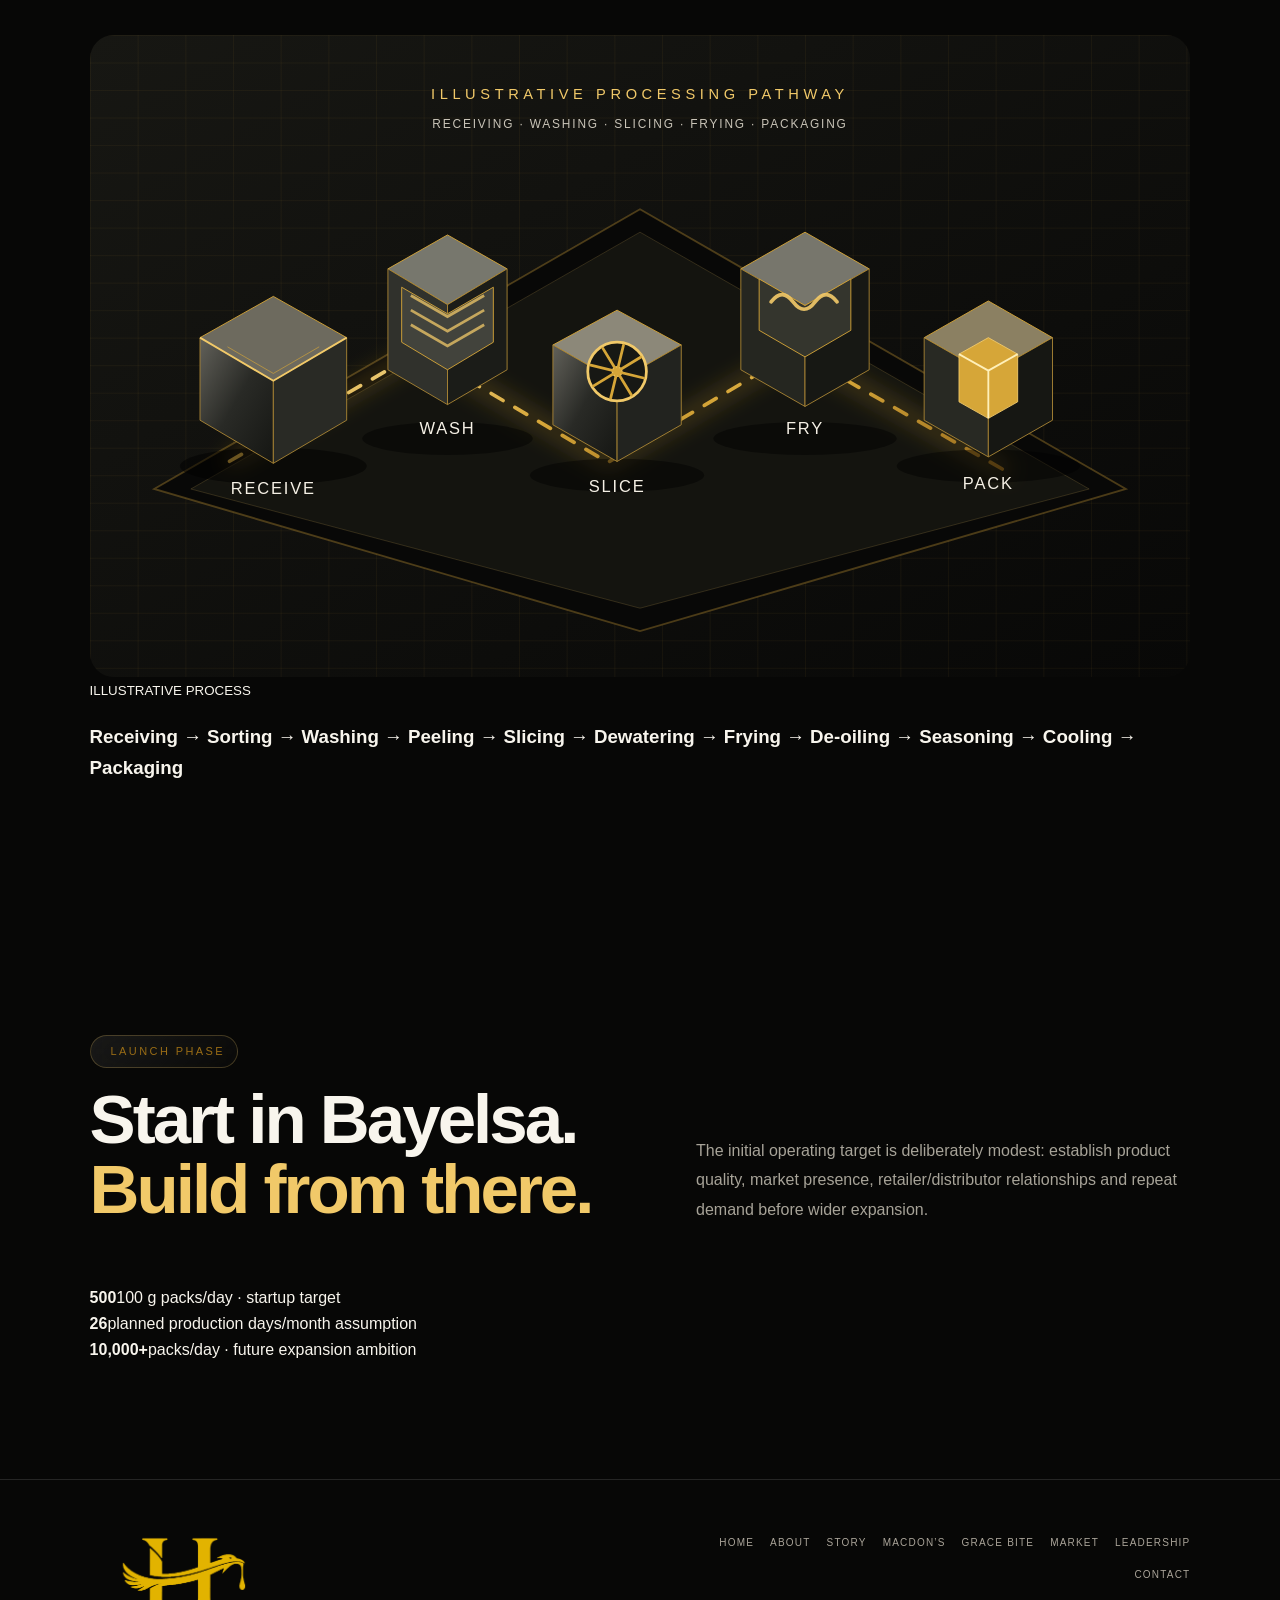
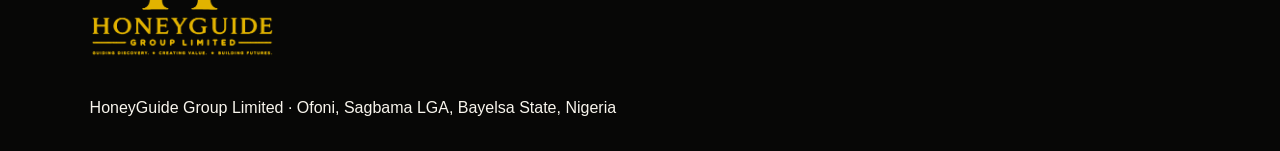
<file: pages/macdons.html>
<!doctype html><html lang="en"><head><meta charset="utf-8"><meta name="viewport" content="width=device-width,initial-scale=1"><meta name="description" content="Macdon’s Chips — HoneyGuide Group Limited"><title>Macdon’s Chips | HoneyGuide Group Limited</title><link rel="stylesheet" href="../style.css"><script defer src="../script.js"></script></head><body><header class="site-header"><a class="brand" href="../index.html"><img src="../assets/honeyguide-logo-transparent.png" alt="HoneyGuide Group Limited official logo"></a><button class="menu-toggle" aria-expanded="false"><span></span><span></span><span></span></button><nav class="nav"><a href="../index.html">Home</a><a href="about.html">About</a><a href="story.html">Our Story</a><a href="macdons.html">Macdon’s</a><a href="grace-bite.html">Grace Bite</a><a href="market.html">Market</a><a href="leadership.html">Leadership</a><a class="nav-cta" href="contact.html">Partner</a></nav></header><main><section class="section"><a class="back" href="../index.html">← Back to home</a><div class="product-detail"><div class="product-image reveal"><img src="../assets/macdons-pack.svg" alt="Macdon’s Chips sweet potato concept package"></div><div class="product-copy reveal"><span class="pill">FIRST PRODUCT · PRE-COMMERCIAL</span><h1>Macdon’s<br><em>Chips.</em></h1><p class="lead">Packaged sweet-potato chips designed to turn locally sourced agricultural produce into a convenient consumer snack.</p><p>The launch flavour direction is <strong>Chili &amp; Lemon</strong>, followed by <strong>Cheese &amp; Onion</strong>. Salted/plain may also be trialled during product development.</p><div class="callout">The package shown is a concept/display visual. Product formulation, final packaging, shelf life, food-safety validation and regulatory requirements remain part of development.</div></div></div></section><section class="section light"><div class="section-head reveal"><div><div class="eyebrow" style="color:#9a6d16"><span class="dot"></span> PRODUCT DEVELOPMENT</div><h2>Built around <em>the details.</em></h2></div><p>Macdon’s is not presented as already launched. The current stage is pre-commercial product validation and preparation for controlled market entry.</p></div><div class="cards"><article class="card reveal"><div class="eyebrow" style="color:#9a6d16">01</div><h3>Raw material</h3><p>Sweet potato is the launch raw material. The wider group may explore other crops in future.</p></article><article class="card reveal"><div class="eyebrow" style="color:#9a6d16">02</div><h3>Taste &amp; texture</h3><p>Chili &amp; Lemon is the intended launch flavour, with Cheese &amp; Onion next in the product roadmap.</p></article><article class="card reveal"><div class="eyebrow" style="color:#9a6d16">03</div><h3>Packaging</h3><p>Professional consumer packaging is part of the product-development objective and must be validated for the final product.</p></article></div></section><section class="section"><div class="section-head reveal"><div><div class="eyebrow"><span class="dot"></span> PRODUCTION PATH</div><h2>Sweet potato to <em>finished pack.</em></h2></div><p>The intended production flow connects sourcing and food processing with packaging and distribution.</p></div><div class="visual-panel reveal" style="min-height:auto"><img src="../assets/process-line.svg" alt="Stylised Macdon’s processing pathway"><div class="overlay"><small>ILLUSTRATIVE PROCESS</small><h3>Receiving → Sorting → Washing → Peeling → Slicing → Dewatering → Frying → De-oiling → Seasoning → Cooling → Packaging</h3></div></div></section><section class="section light"><div class="section-head reveal"><div><div class="eyebrow" style="color:#9a6d16"><span class="dot"></span> LAUNCH PHASE</div><h2>Start in Bayelsa.<br><em>Build from there.</em></h2></div><p>The initial operating target is deliberately modest: establish product quality, market presence, retailer/distributor relationships and repeat demand before wider expansion.</p></div><div class="data-grid"><div class="metric reveal"><strong>500</strong><span>100 g packs/day · startup target</span></div><div class="metric reveal"><strong>26</strong><span>planned production days/month assumption</span></div><div class="metric reveal"><strong>10,000+</strong><span>packs/day · future expansion ambition</span></div></div></section></main><footer class="footer"><img src="../assets/honeyguide-logo-transparent.png" alt="HoneyGuide Group Limited"><nav><a href="../index.html">Home</a><a href="about.html">About</a><a href="story.html">Story</a><a href="macdons.html">Macdon’s</a><a href="grace-bite.html">Grace Bite</a><a href="market.html">Market</a><a href="leadership.html">Leadership</a><a href="contact.html">Contact</a></nav><div class="fine">HoneyGuide Group Limited · Ofoni, Sagbama LGA, Bayelsa State, Nigeria</div></footer></body></html>
</file>
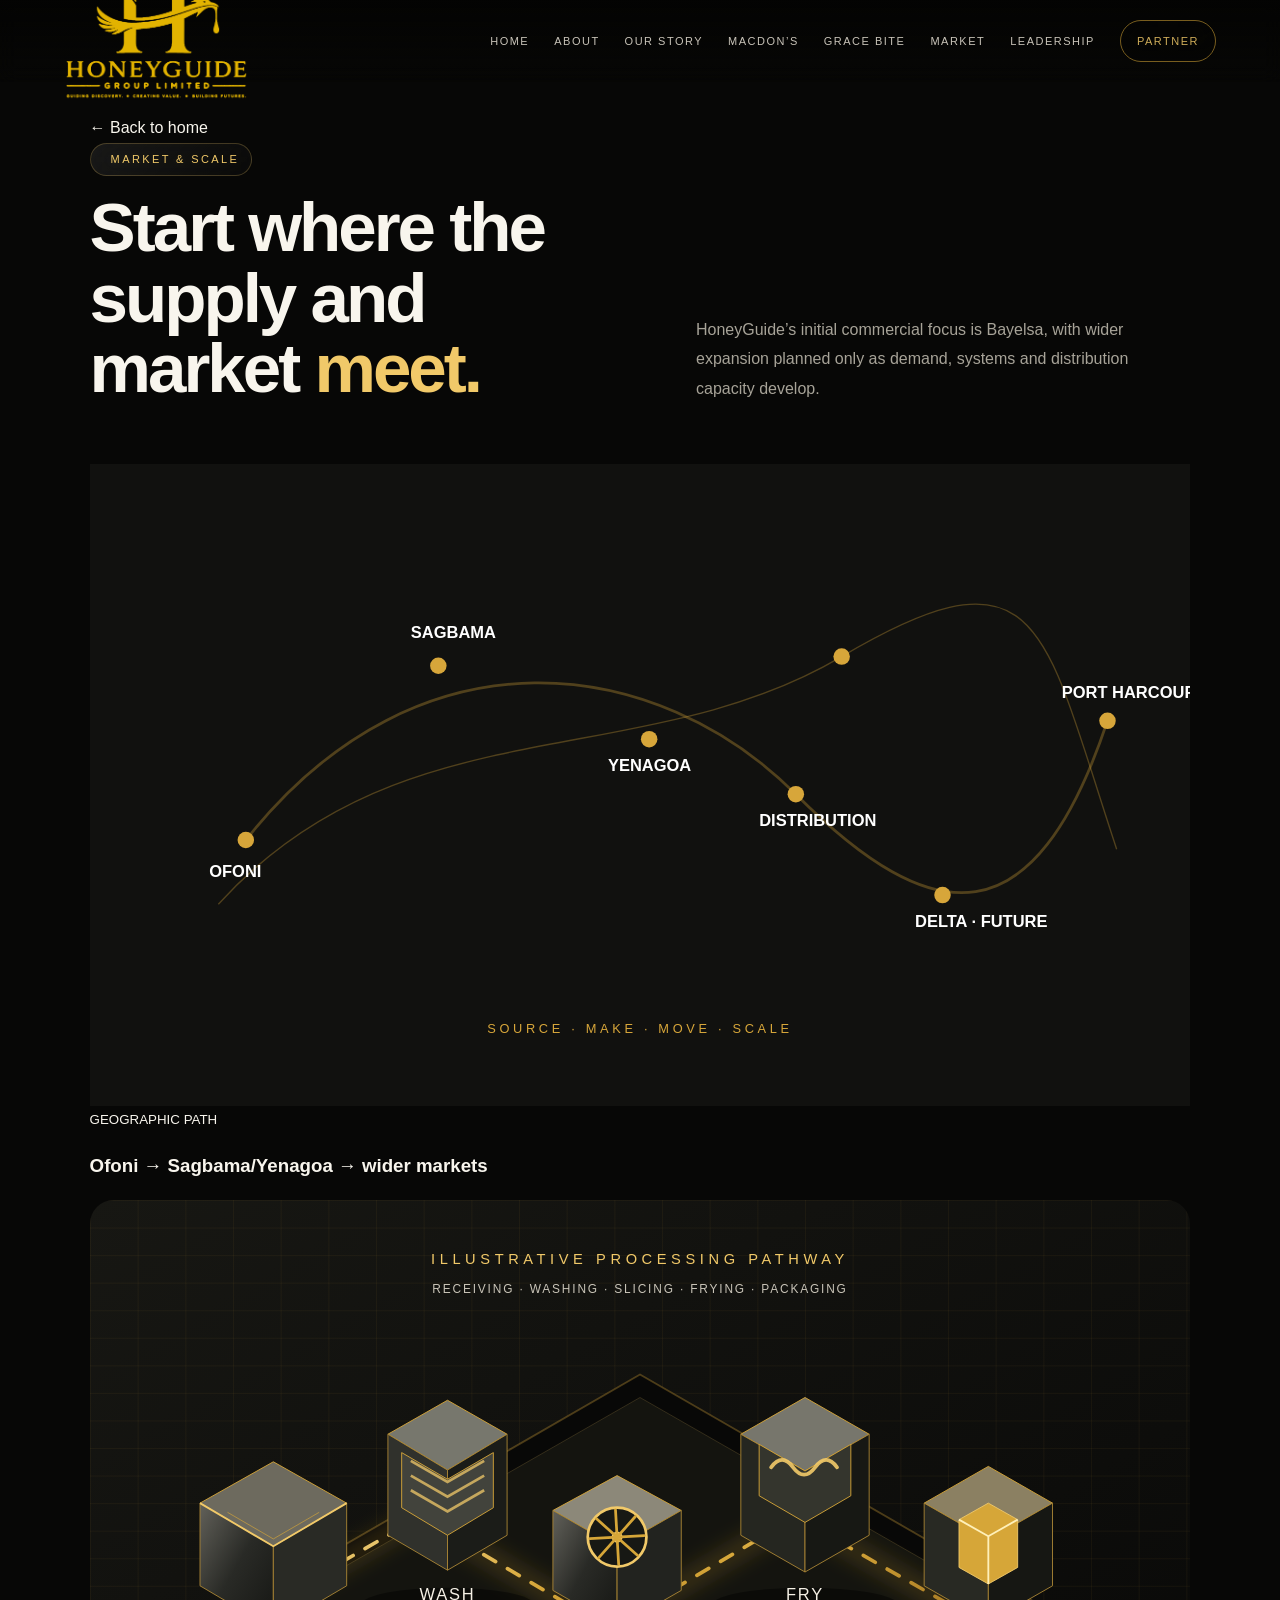
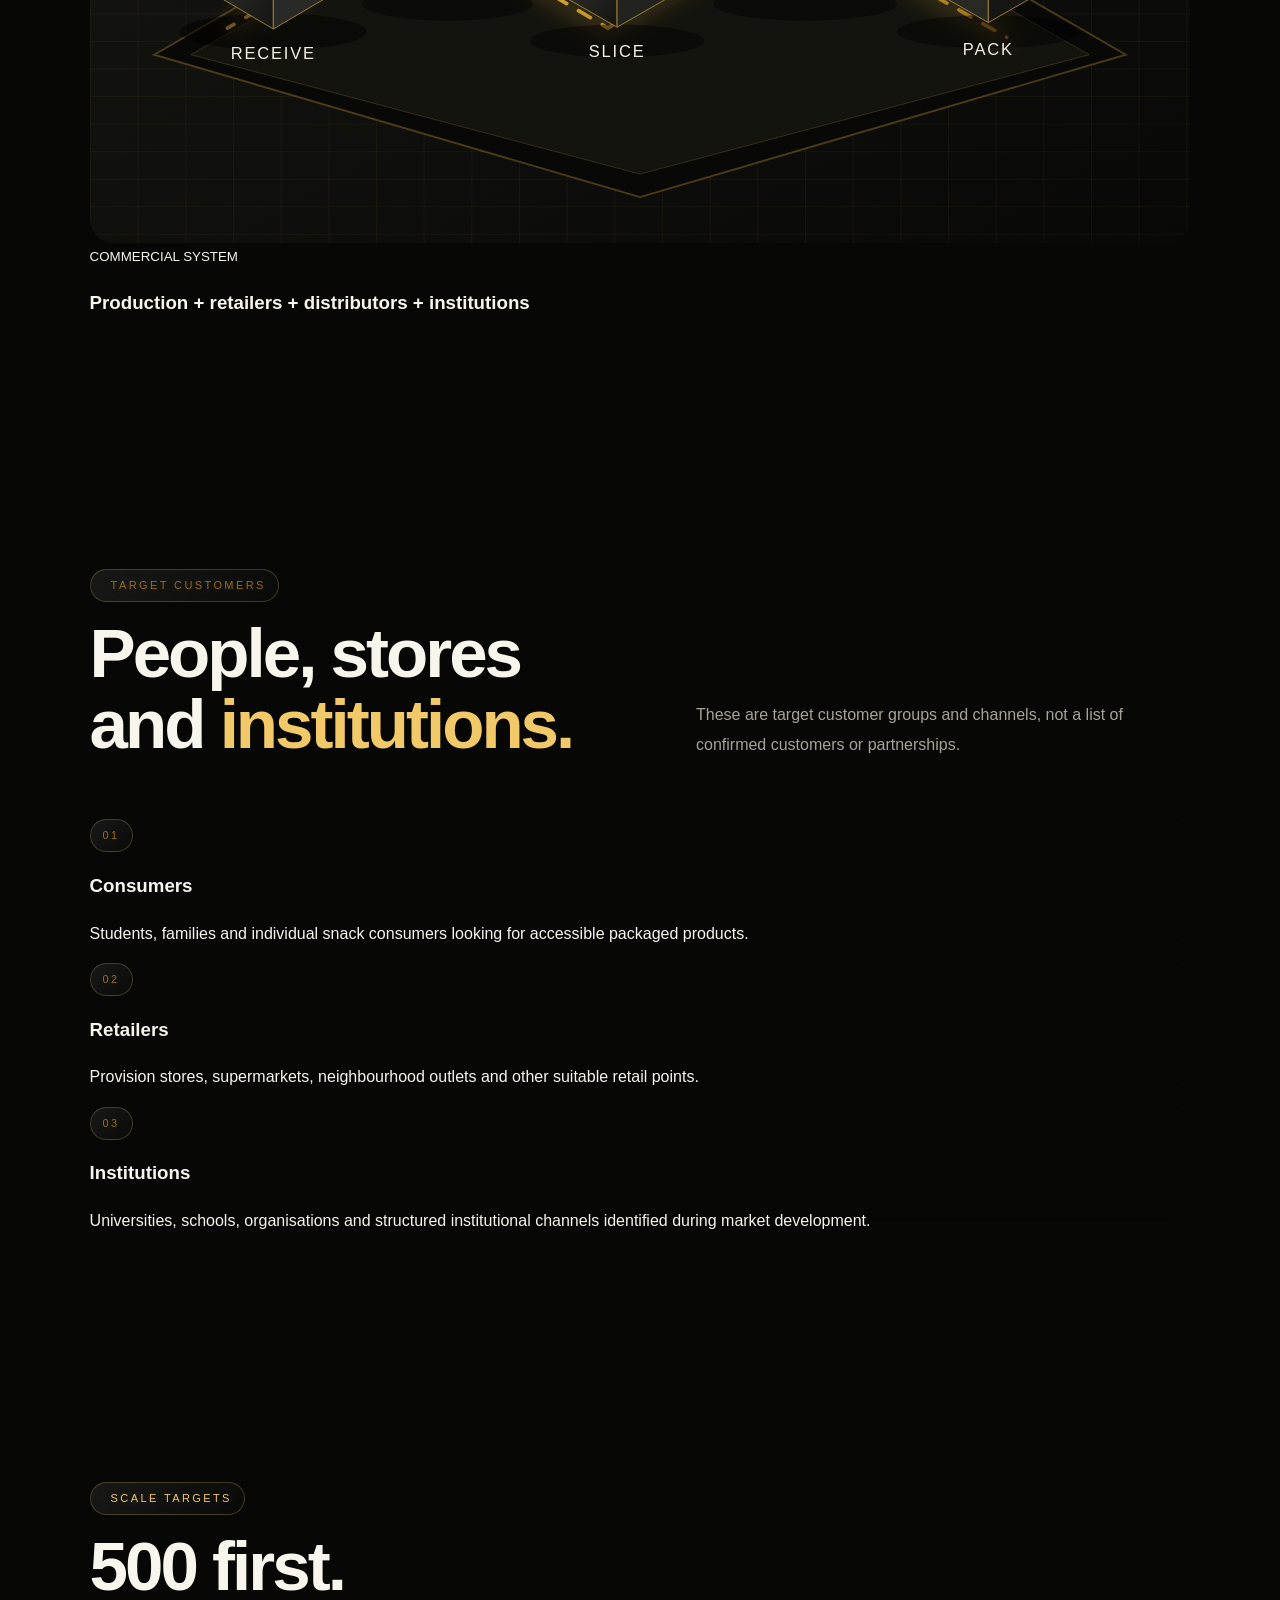
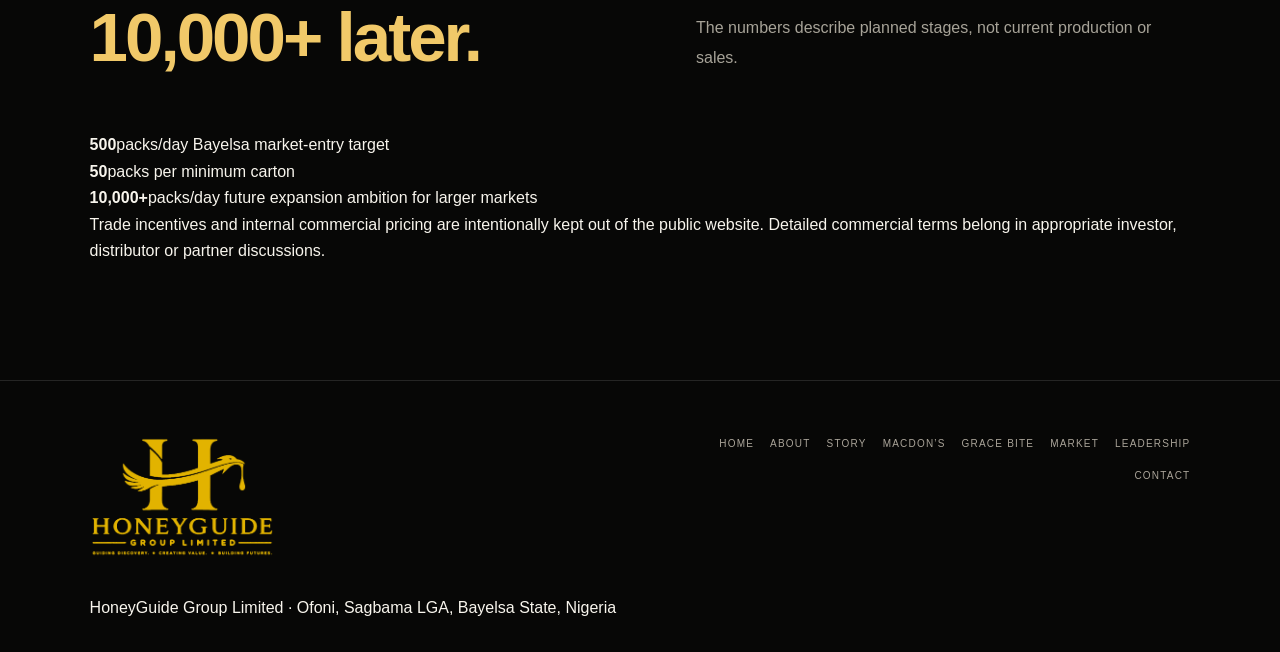
<file: pages/market.html>
<!doctype html><html lang="en"><head><meta charset="utf-8"><meta name="viewport" content="width=device-width,initial-scale=1"><meta name="description" content="Market & Scale — HoneyGuide Group Limited"><title>Market & Scale | HoneyGuide Group Limited</title><link rel="stylesheet" href="../style.css"><script defer src="../script.js"></script></head><body><header class="site-header"><a class="brand" href="../index.html"><img src="../assets/honeyguide-logo-transparent.png" alt="HoneyGuide Group Limited official logo"></a><button class="menu-toggle" aria-expanded="false"><span></span><span></span><span></span></button><nav class="nav"><a href="../index.html">Home</a><a href="about.html">About</a><a href="story.html">Our Story</a><a href="macdons.html">Macdon’s</a><a href="grace-bite.html">Grace Bite</a><a href="market.html">Market</a><a href="leadership.html">Leadership</a><a class="nav-cta" href="contact.html">Partner</a></nav></header><main><section class="section"><a class="back" href="../index.html">← Back to home</a><div class="section-head reveal"><div><div class="eyebrow"><span class="dot"></span> MARKET &amp; SCALE</div><h2>Start where the supply and market <em>meet.</em></h2></div><p>HoneyGuide’s initial commercial focus is Bayelsa, with wider expansion planned only as demand, systems and distribution capacity develop.</p></div><div class="visual-grid"><div class="visual-panel reveal"><img src="../assets/market-network.svg" alt="Stylised network of current and future markets"><div class="overlay"><small>GEOGRAPHIC PATH</small><h3>Ofoni → Sagbama/Yenagoa → wider markets</h3></div></div><div class="visual-panel reveal"><img src="../assets/process-line.svg" alt="Illustration of production and distribution system"><div class="overlay"><small>COMMERCIAL SYSTEM</small><h3>Production + retailers + distributors + institutions</h3></div></div></div></section><section class="section light"><div class="section-head reveal"><div><div class="eyebrow" style="color:#9a6d16"><span class="dot"></span> TARGET CUSTOMERS</div><h2>People, stores and <em>institutions.</em></h2></div><p>These are target customer groups and channels, not a list of confirmed customers or partnerships.</p></div><div class="cards"><article class="card reveal"><div class="eyebrow" style="color:#9a6d16">01</div><h3>Consumers</h3><p>Students, families and individual snack consumers looking for accessible packaged products.</p></article><article class="card reveal"><div class="eyebrow" style="color:#9a6d16">02</div><h3>Retailers</h3><p>Provision stores, supermarkets, neighbourhood outlets and other suitable retail points.</p></article><article class="card reveal"><div class="eyebrow" style="color:#9a6d16">03</div><h3>Institutions</h3><p>Universities, schools, organisations and structured institutional channels identified during market development.</p></article></div></section><section class="section"><div class="section-head reveal"><div><div class="eyebrow"><span class="dot"></span> SCALE TARGETS</div><h2>500 first.<br><em>10,000+ later.</em></h2></div><p>The numbers describe planned stages, not current production or sales.</p></div><div class="data-grid"><div class="metric reveal"><strong>500</strong><span>packs/day Bayelsa market-entry target</span></div><div class="metric reveal"><strong>50</strong><span>packs per minimum carton</span></div><div class="metric reveal"><strong>10,000+</strong><span>packs/day future expansion ambition for larger markets</span></div></div><div class="callout reveal">Trade incentives and internal commercial pricing are intentionally kept out of the public website. Detailed commercial terms belong in appropriate investor, distributor or partner discussions.</div></section></main><footer class="footer"><img src="../assets/honeyguide-logo-transparent.png" alt="HoneyGuide Group Limited"><nav><a href="../index.html">Home</a><a href="about.html">About</a><a href="story.html">Story</a><a href="macdons.html">Macdon’s</a><a href="grace-bite.html">Grace Bite</a><a href="market.html">Market</a><a href="leadership.html">Leadership</a><a href="contact.html">Contact</a></nav><div class="fine">HoneyGuide Group Limited · Ofoni, Sagbama LGA, Bayelsa State, Nigeria</div></footer></body></html>
</file>
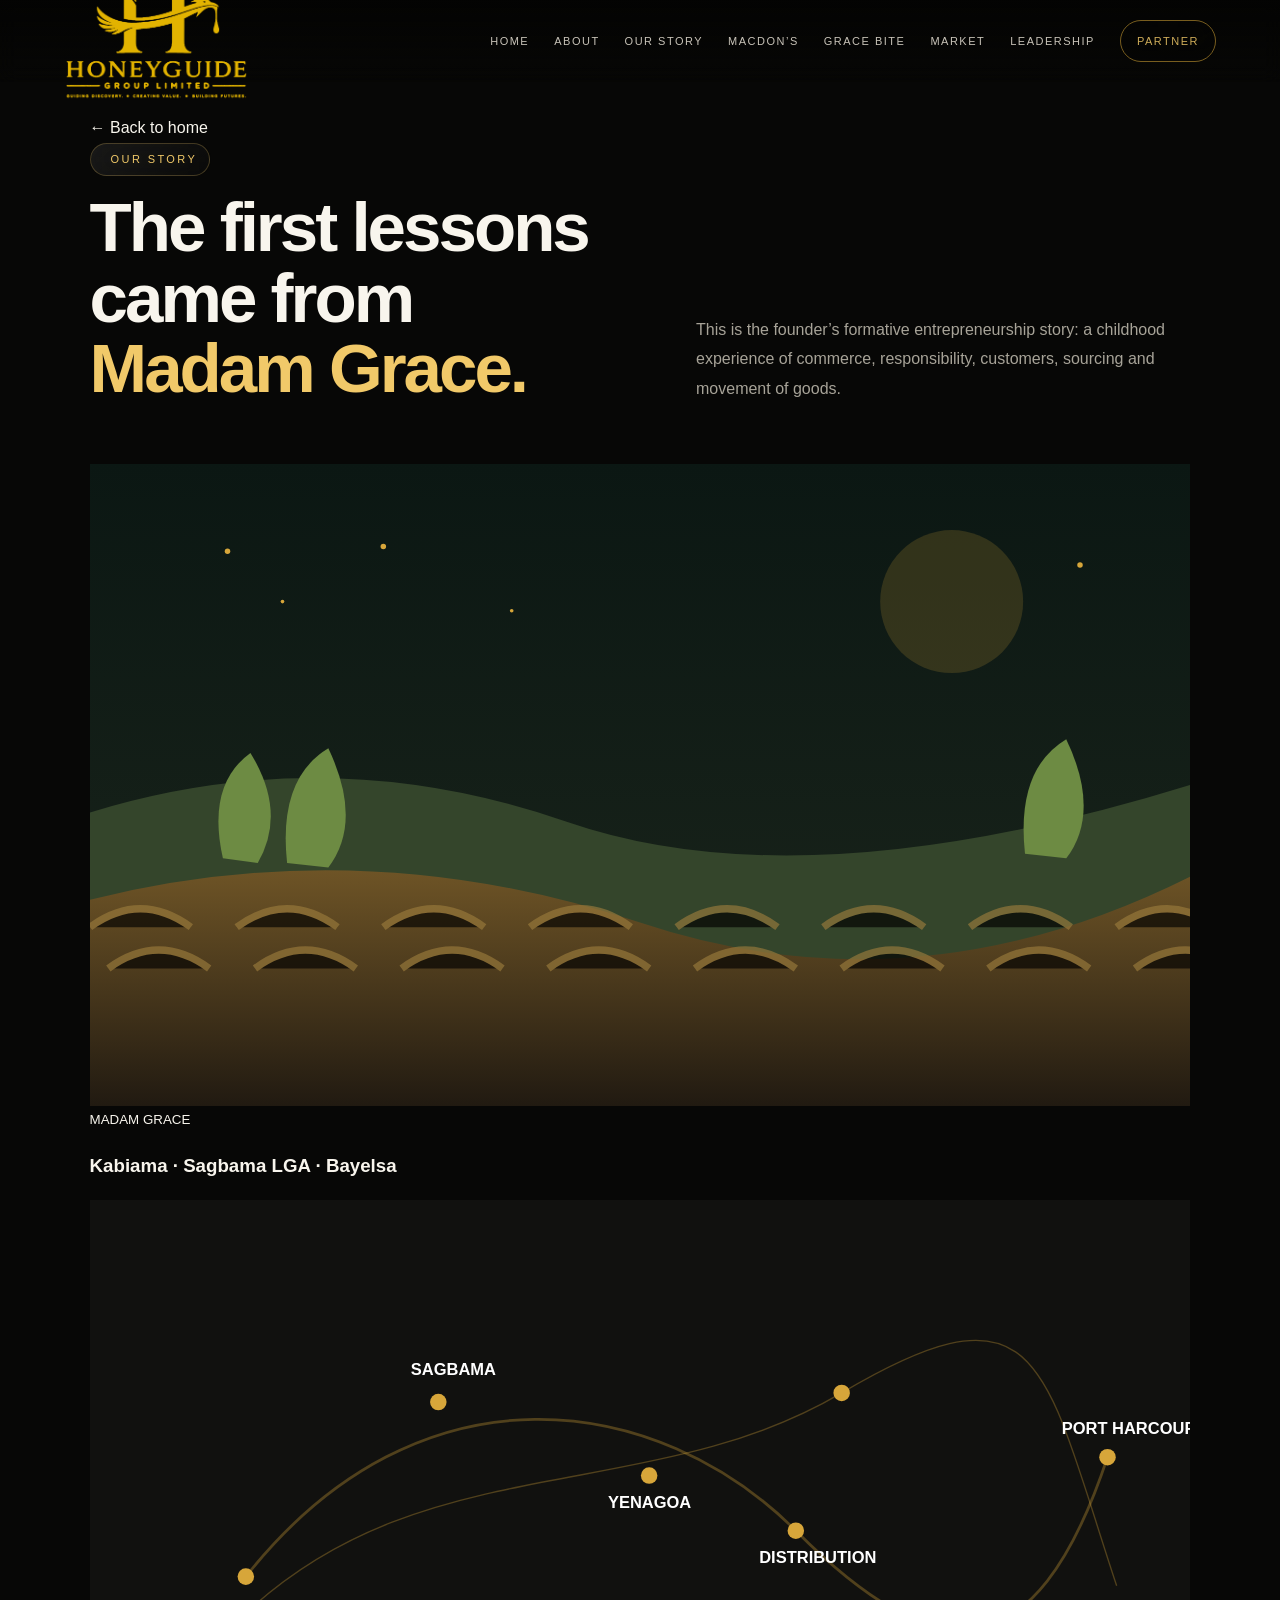
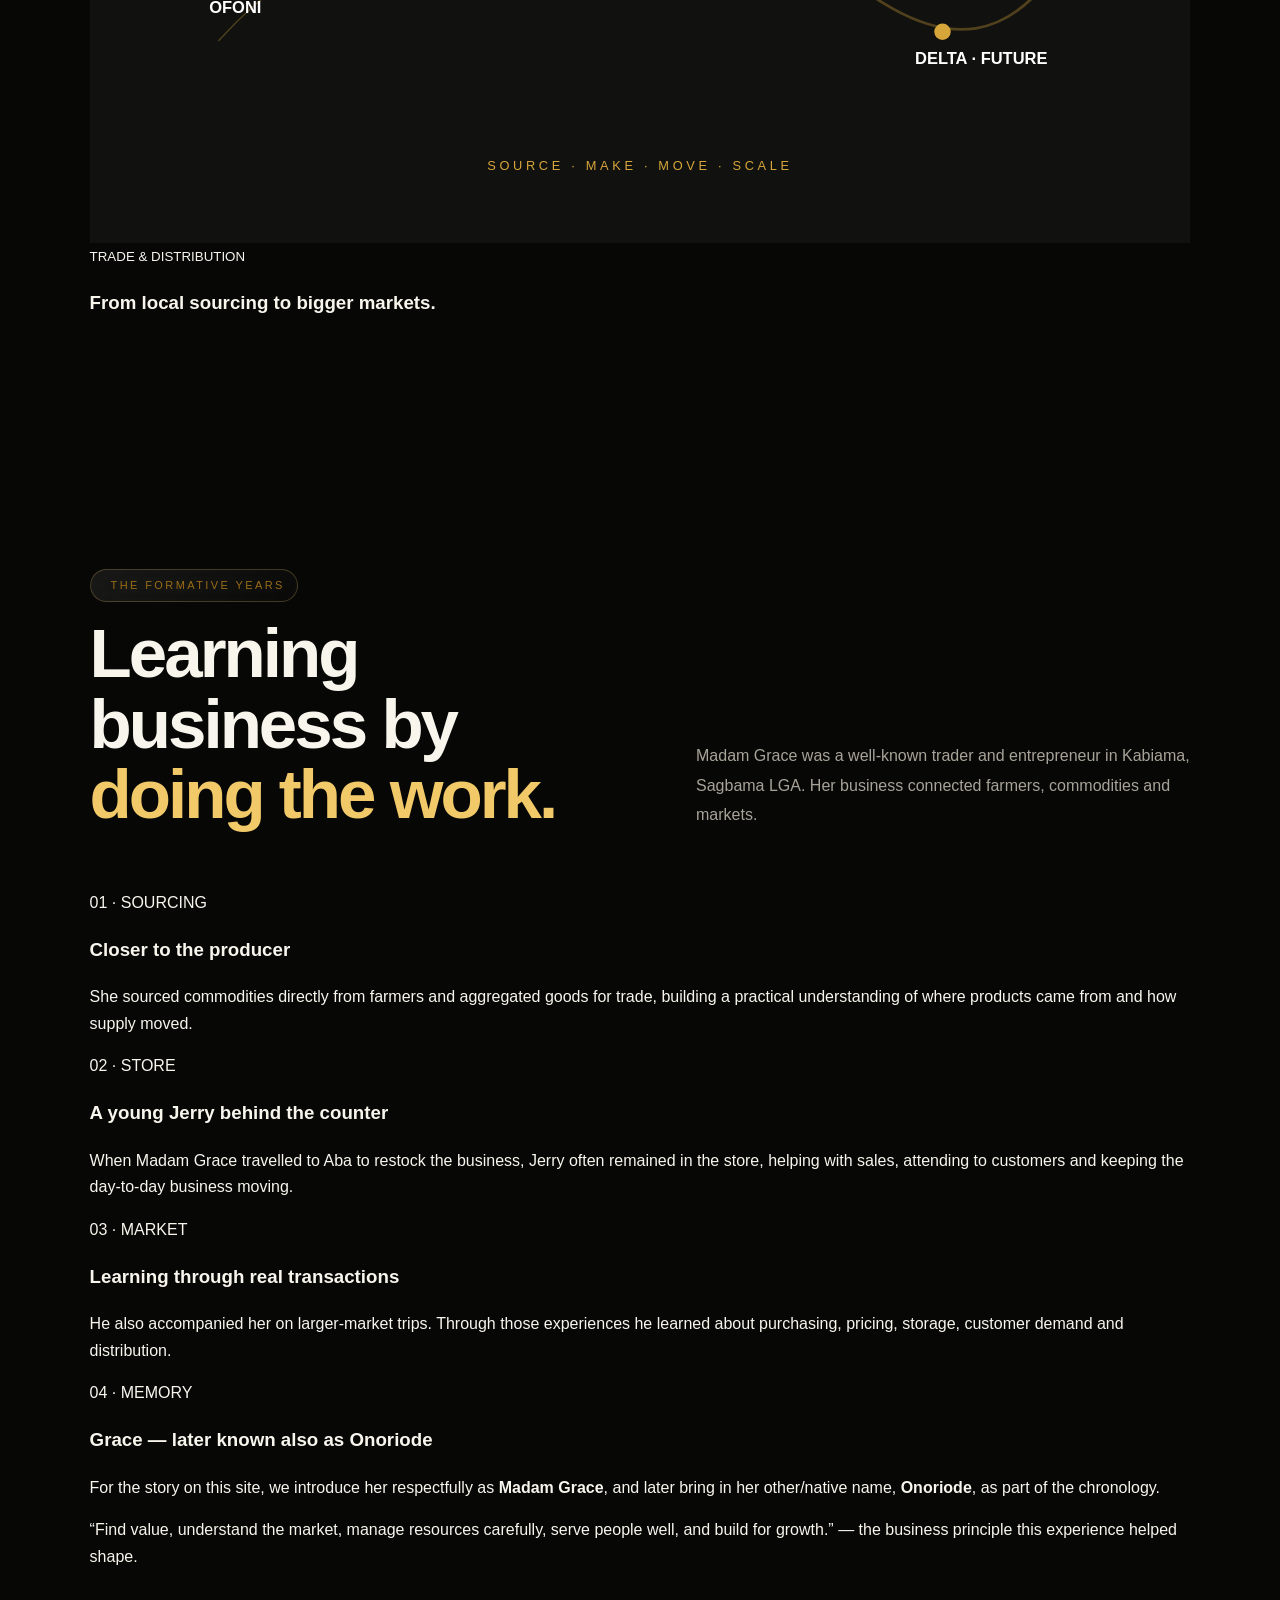
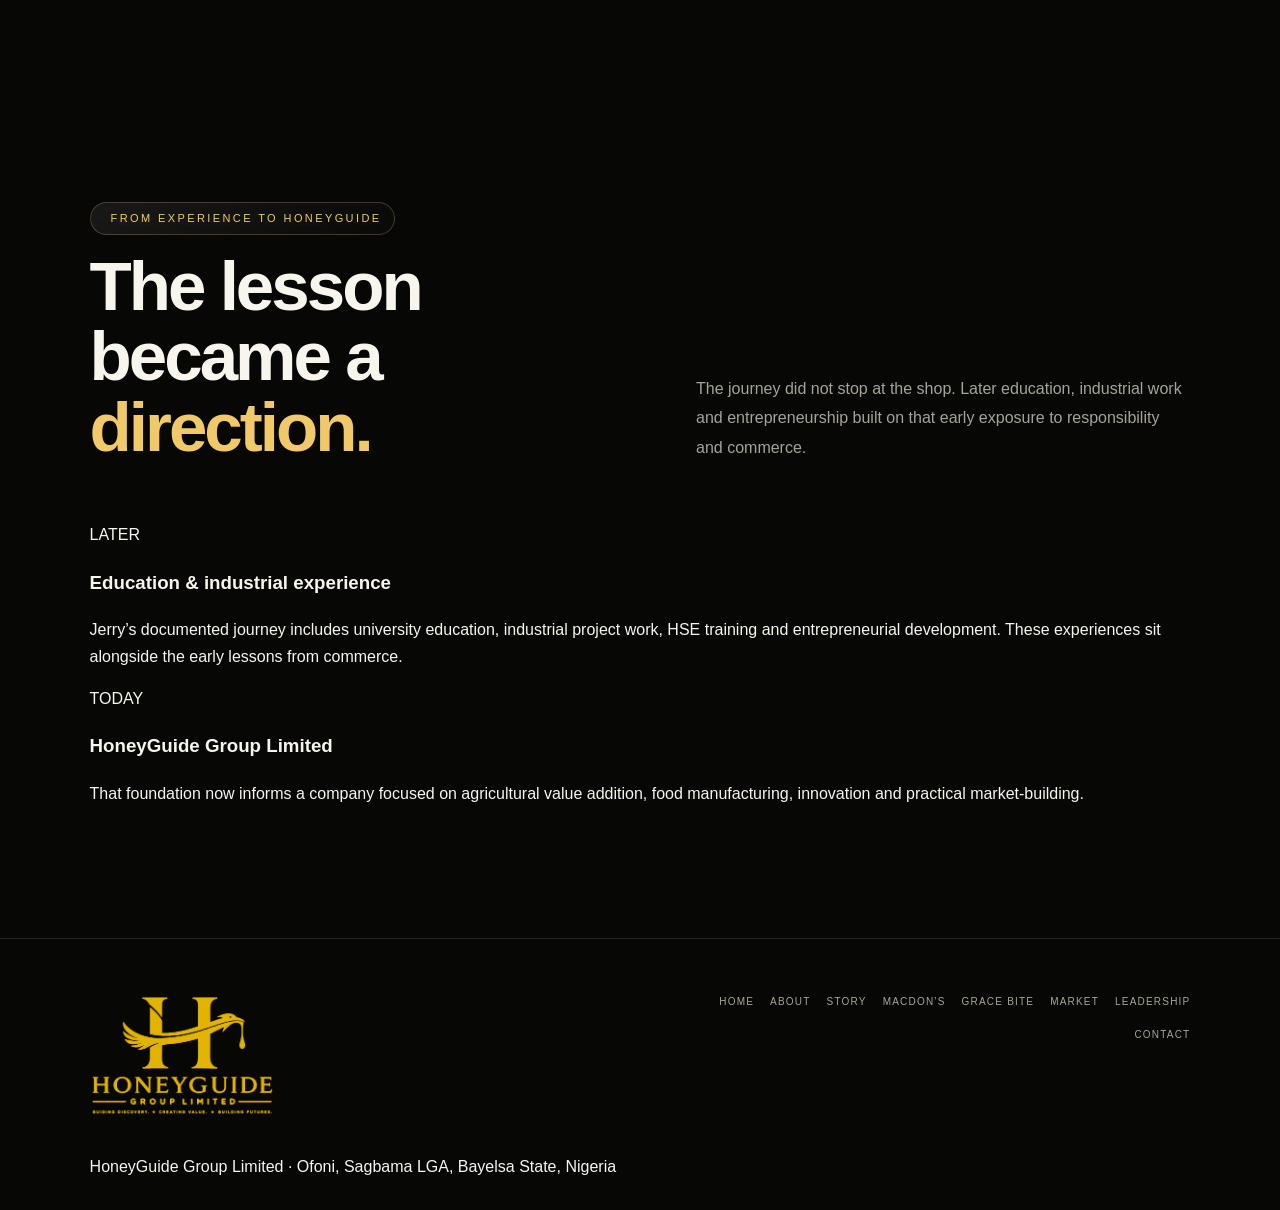
<file: pages/story.html>
<!doctype html><html lang="en"><head><meta charset="utf-8"><meta name="viewport" content="width=device-width,initial-scale=1"><meta name="description" content="Our Story — Madam Grace — HoneyGuide Group Limited"><title>Our Story — Madam Grace | HoneyGuide Group Limited</title><link rel="stylesheet" href="../style.css"><script defer src="../script.js"></script></head><body><header class="site-header"><a class="brand" href="../index.html"><img src="../assets/honeyguide-logo-transparent.png" alt="HoneyGuide Group Limited official logo"></a><button class="menu-toggle" aria-expanded="false"><span></span><span></span><span></span></button><nav class="nav"><a href="../index.html">Home</a><a href="about.html">About</a><a href="story.html">Our Story</a><a href="macdons.html">Macdon’s</a><a href="grace-bite.html">Grace Bite</a><a href="market.html">Market</a><a href="leadership.html">Leadership</a><a class="nav-cta" href="contact.html">Partner</a></nav></header><main><section class="section"><a class="back" href="../index.html">← Back to home</a><div class="section-head reveal"><div><div class="eyebrow"><span class="dot"></span> OUR STORY</div><h2>The first lessons came from <em>Madam Grace.</em></h2></div><p>This is the founder’s formative entrepreneurship story: a childhood experience of commerce, responsibility, customers, sourcing and movement of goods.</p></div><div class="visual-grid"><div class="visual-panel reveal"><img src="../assets/farm-origin.svg" alt="Stylised agricultural trading and sourcing scene"><div class="overlay"><small>MADAM GRACE</small><h3>Kabiama · Sagbama LGA · Bayelsa</h3></div></div><div class="visual-panel reveal"><img src="../assets/market-network.svg" alt="Stylised market movement illustration"><div class="overlay"><small>TRADE &amp; DISTRIBUTION</small><h3>From local sourcing to bigger markets.</h3></div></div></div></section><section class="section light"><div class="section-head reveal"><div><div class="eyebrow" style="color:#9a6d16"><span class="dot"></span> THE FORMATIVE YEARS</div><h2>Learning business by <em>doing the work.</em></h2></div><p>Madam Grace was a well-known trader and entrepreneur in Kabiama, Sagbama LGA. Her business connected farmers, commodities and markets.</p></div><div class="timeline reveal"><div class="year">01 · SOURCING</div><div><h3>Closer to the producer</h3><p>She sourced commodities directly from farmers and aggregated goods for trade, building a practical understanding of where products came from and how supply moved.</p></div></div><div class="timeline reveal"><div class="year">02 · STORE</div><div><h3>A young Jerry behind the counter</h3><p>When Madam Grace travelled to Aba to restock the business, Jerry often remained in the store, helping with sales, attending to customers and keeping the day-to-day business moving.</p></div></div><div class="timeline reveal"><div class="year">03 · MARKET</div><div><h3>Learning through real transactions</h3><p>He also accompanied her on larger-market trips. Through those experiences he learned about purchasing, pricing, storage, customer demand and distribution.</p></div></div><div class="timeline reveal"><div class="year">04 · MEMORY</div><div><h3>Grace — later known also as Onoriode</h3><p>For the story on this site, we introduce her respectfully as <strong>Madam Grace</strong>, and later bring in her other/native name, <strong>Onoriode</strong>, as part of the chronology.</p></div></div><div class="callout reveal">“Find value, understand the market, manage resources carefully, serve people well, and build for growth.” — the business principle this experience helped shape.</div></section><section class="section"><div class="section-head reveal"><div><div class="eyebrow"><span class="dot"></span> FROM EXPERIENCE TO HONEYGUIDE</div><h2>The lesson became a <em>direction.</em></h2></div><p>The journey did not stop at the shop. Later education, industrial work and entrepreneurship built on that early exposure to responsibility and commerce.</p></div><div class="timeline reveal"><div class="year">LATER</div><div><h3>Education &amp; industrial experience</h3><p>Jerry’s documented journey includes university education, industrial project work, HSE training and entrepreneurial development. These experiences sit alongside the early lessons from commerce.</p></div></div><div class="timeline reveal"><div class="year">TODAY</div><div><h3>HoneyGuide Group Limited</h3><p>That foundation now informs a company focused on agricultural value addition, food manufacturing, innovation and practical market-building.</p></div></div></section></main><footer class="footer"><img src="../assets/honeyguide-logo-transparent.png" alt="HoneyGuide Group Limited"><nav><a href="../index.html">Home</a><a href="about.html">About</a><a href="story.html">Story</a><a href="macdons.html">Macdon’s</a><a href="grace-bite.html">Grace Bite</a><a href="market.html">Market</a><a href="leadership.html">Leadership</a><a href="contact.html">Contact</a></nav><div class="fine">HoneyGuide Group Limited · Ofoni, Sagbama LGA, Bayelsa State, Nigeria</div></footer></body></html>
</file>
<file: style.css>
:root{--black:#070706;--black2:#0d0d0b;--gold:#d6a638;--gold2:#f1c969;--cream:#f3eee3;--muted:#a7a398;--line:rgba(255,255,255,.12);--sans:'DM Sans',Arial,sans-serif;--display:'Manrope',Arial,sans-serif}*{box-sizing:border-box}html{scroll-behavior:smooth;overflow-x:hidden}body{margin:0;background:var(--black);color:#f8f5ed;font-family:var(--sans);line-height:1.65;overflow-x:hidden}body:has(.hero){min-width:320px}a{color:inherit;text-decoration:none}img,video{max-width:100%;display:block}.progress{position:fixed;z-index:100;top:0;left:0;width:0;height:2px;background:var(--gold2)}.site-header{position:fixed;z-index:90;inset:0 0 auto;height:82px;padding:14px clamp(20px,5vw,80px);display:flex;align-items:center;justify-content:space-between;background:linear-gradient(180deg,rgba(4,4,3,.94),rgba(4,4,3,.52),transparent);backdrop-filter:blur(10px)}.brand{display:flex;align-items:center}.brand img{width:185px;height:auto;filter:brightness(0) saturate(100%) invert(71%) sepia(58%) saturate(710%) hue-rotate(2deg) brightness(91%)}.nav{display:flex;align-items:center;gap:25px;font-size:11px;letter-spacing:1.5px;text-transform:uppercase}.nav a{color:#e8e2d6;opacity:.86;transition:.25s}.nav a:hover{color:var(--gold2);opacity:1}.nav-cta{border:1px solid rgba(214,166,56,.65);padding:11px 16px;border-radius:999px;color:var(--gold2)!important}.menu-toggle{display:none;background:transparent;border:0;color:#fff}.menu-toggle span{display:block;width:25px;height:2px;background:#fff;margin:5px}.menu-toggle b{font:500 10px var(--sans);letter-spacing:1px;text-transform:uppercase}.hero{min-height:100svh;position:relative;display:grid;place-items:center;overflow:hidden;background:#050504}.hero-video{position:absolute;inset:0;width:100%;height:100%;object-fit:cover;filter:brightness(.42) saturate(.65) contrast(1.1);transform:scale(1.04);animation:heroZoom 16s ease-in-out infinite alternate}.hero-video-overlay{position:absolute;inset:0;background:radial-gradient(circle at 70% 40%,rgba(214,166,56,.15),transparent 30%),linear-gradient(90deg,rgba(4,4,3,.92),rgba(4,4,3,.56) 48%,rgba(4,4,3,.78));}.hero-grain{position:absolute;inset:0;opacity:.12;background-image:url("data:image/svg+xml,%3Csvg xmlns='http://www.w3.org/2000/svg' width='120' height='120'%3E%3Cfilter id='n'%3E%3CfeTurbulence baseFrequency='.75' numOctaves='3' stitchTiles='stitch'/%3E%3C/filter%3E%3Crect width='100%25' height='100%25' filter='url(%23n)' opacity='.3'/%3E%3C/svg%3E")}.hero-content{position:relative;z-index:3;width:min(1180px,88vw);padding:125px 0 90px}.hero-logo-stage{position:relative;width:min(370px,62vw);margin:0 0 25px;aspect-ratio:1.48;display:grid;place-items:center}.hero-logo{width:100%;height:auto;filter:brightness(0) saturate(100%) invert(71%) sepia(58%) saturate(710%) hue-rotate(2deg) brightness(91%) drop-shadow(0 0 28px rgba(214,166,56,.22));opacity:0;clip-path:inset(0 100% 0 0);animation:logoReveal 2.2s cubic-bezier(.16,1,.3,1) .45s forwards}.logo-ring{position:absolute;width:74%;aspect-ratio:1;border:1px solid rgba(241,201,105,.25);border-radius:50%;animation:ringDraw 2.4s ease-out forwards,ringSpin 14s linear 2.4s infinite}.logo-ring:before,.logo-ring:after{content:"";position:absolute;width:8px;height:8px;border-radius:50%;background:var(--gold2);box-shadow:0 0 18px var(--gold2)}.logo-ring:before{top:-4px;left:50%}.logo-ring:after{bottom:13%;right:8%;width:5px;height:5px}.logo-shine{position:absolute;width:12%;height:160%;background:linear-gradient(90deg,transparent,rgba(255,239,178,.8),transparent);filter:blur(2px);transform:rotate(18deg) translateX(-700%);animation:shine 2.7s ease-in-out 2.2s forwards}.logo-particles{position:absolute;inset:0;background:radial-gradient(circle at 25% 55%,var(--gold2) 0 1px,transparent 2px),radial-gradient(circle at 73% 38%,var(--gold) 0 1px,transparent 2px),radial-gradient(circle at 62% 72%,var(--gold2) 0 1px,transparent 2px);background-size:160px 130px,190px 160px,230px 180px;opacity:.7;animation:particles 4s ease-in-out infinite}.hero-kicker,.eyebrow{font-size:11px;letter-spacing:2.4px;text-transform:uppercase;color:var(--gold2)}.hero-kicker{margin-bottom:12px}.hero h1{font-family:var(--display);font-size:clamp(44px,7.4vw,94px);line-height:.98;letter-spacing:-4px;margin:0;max-width:900px;font-weight:800}.hero h1 span{color:var(--gold2)}.hero p{font-size:18px;color:#d1ccc1;max-width:650px;margin:25px 0}.hero-actions{display:flex;gap:12px;flex-wrap:wrap}.btn{display:inline-flex;align-items:center;gap:13px;padding:14px 20px;border-radius:999px;text-transform:uppercase;letter-spacing:1.3px;font-size:10px;font-weight:700}.btn-gold{background:var(--gold);color:#0a0906}.btn-outline{border:1px solid rgba(255,255,255,.3);background:rgba(0,0,0,.18)}.hero-side-note{position:absolute;z-index:3;right:5vw;bottom:12vh;display:flex;gap:15px;align-items:flex-start;color:#ddd7ca}.hero-side-note>span{font-size:11px;color:var(--gold2)}.hero-side-note b,.hero-side-note small{display:block}.hero-side-note b{font-size:10px;letter-spacing:1.8px}.hero-side-note small{color:#9e9a91;font-size:11px;margin-top:4px}.scroll-cue{position:absolute;z-index:4;bottom:30px;left:50%;transform:translateX(-50%);font-size:10px;text-transform:uppercase;letter-spacing:2px;color:#c8c1b4;display:flex;gap:12px;align-items:center}.scroll-cue b{color:var(--gold2);font-size:17px;animation:bounce 1.6s infinite}.intro-strip{display:grid;grid-template-columns:repeat(3,1fr);border-block:1px solid var(--line);background:#0b0b09}.strip-word{padding:25px 5vw;text-align:center;color:#bdb7a9;font-size:10px;letter-spacing:2.5px}.strip-word+ .strip-word{border-left:1px solid var(--line)}.section{padding:clamp(75px,9vw,140px) clamp(22px,7vw,100px)}.section-head{display:grid;grid-template-columns:1.05fr .95fr;gap:60px;align-items:end;margin-bottom:60px}.section-head h2,.split-copy h2,.story-preview-copy h2{font-family:var(--display);font-size:clamp(38px,5.4vw,72px);line-height:1.02;letter-spacing:-3px;margin:16px 0 0}.section-head h2 em,.split-copy h2 em,.story-preview-copy h2 em{font-style:normal;color:var(--gold2)}.section-head>p{color:var(--muted);max-width:680px;margin:0}.image-flow{display:grid;grid-template-columns:1fr 30px 1fr 30px 1fr 30px 1fr;align-items:center;gap:0}.flow-card{position:relative;min-width:0;height:330px;overflow:hidden;border:1px solid var(--line);background:#10100e}.flow-card img{width:100%;height:100%;object-fit:cover;filter:saturate(.82) contrast(1.05)}.flow-card:after{content:"";position:absolute;inset:0;background:linear-gradient(180deg,transparent 35%,rgba(0,0,0,.85))}.flow-card.process-art img{padding:38px;object-fit:contain;background:#10100e;filter:none}.flow-label{position:absolute;z-index:2;left:20px;right:20px;bottom:18px}.flow-label span,.flow-label b,.flow-label small{display:block}.flow-label span{color:var(--gold2);font-size:10px}.flow-label b{font-size:12px;letter-spacing:1.6px}.flow-label small{color:#b0ab9e;font-size:11px}.flow-arrow{font-size:22px;text-align:center;color:var(--gold2)}.image-note{font-size:10px;color:#79756d;letter-spacing:.4px;margin-top:14px}.dark-split{display:grid;grid-template-columns:1.05fr .95fr;gap:0;padding-block:0;background:#0a0a08}.photo-panel{min-height:650px;position:relative;overflow:hidden}.photo-panel img{width:100%;height:100%;object-fit:cover;filter:grayscale(.15) saturate(.75) contrast(1.1)}.photo-shade{position:absolute;inset:0;background:linear-gradient(90deg,transparent,rgba(7,7,6,.45)),linear-gradient(0deg,rgba(7,7,6,.8),transparent 50%)}.photo-caption{position:absolute;left:8%;bottom:8%;z-index:2}.photo-caption span{display:block;color:var(--gold2);font-size:10px;letter-spacing:2px}.photo-caption strong{display:block;font-family:var(--display);font-size:clamp(30px,4vw,56px);line-height:1.02;margin-top:8px}.split-copy{padding:clamp(60px,8vw,120px)}.split-copy>p{max-width:620px;color:var(--muted);font-size:16px}.mini-links{margin-top:45px;border-top:1px solid var(--line)}.mini-links a{display:grid;grid-template-columns:45px 1fr 30px;align-items:center;padding:18px 0;border-bottom:1px solid var(--line);font-size:13px}.mini-links span{color:var(--gold2);font-size:10px}.mini-links i{font-style:normal;color:var(--gold2)}.venture-grid{display:grid;grid-template-columns:1fr 1fr;gap:20px}.venture-card{border:1px solid var(--line);background:#0d0d0b;transition:transform .35s,border-color .35s}.venture-card:hover{transform:translateY(-7px);border-color:rgba(214,166,56,.55)}.venture-media{height:430px;position:relative;display:grid;place-items:center;overflow:hidden;background:radial-gradient(circle at 50% 35%,rgba(214,166,56,.13),transparent 55%),#11110f}.venture-media img{width:65%;height:78%;object-fit:contain;filter:drop-shadow(0 30px 40px rgba(0,0,0,.5));transition:transform .5s}.venture-card:hover .venture-media img{transform:scale(1.05) rotate(-1deg)}.venture-media span{position:absolute;top:18px;left:18px;border:1px solid rgba(214,166,56,.55);padding:8px 11px;border-radius:999px;color:var(--gold2);font-size:9px;letter-spacing:1.6px}.venture-body{padding:28px 30px 32px}.venture-body small{color:#817c72;letter-spacing:1.6px;font-size:9px}.venture-body h3{font-family:var(--display);font-size:38px;margin:10px 0 7px}.venture-body p{color:var(--muted);margin:0 0 22px}.venture-body>b{font-size:11px;color:var(--gold2);letter-spacing:1.3px}.story-preview{display:grid;grid-template-columns:1fr 1fr;gap:70px;align-items:center;background:#11110e}.story-photo{position:relative;height:620px;overflow:hidden}.story-photo img{width:100%;height:100%;object-fit:cover;filter:saturate(.8) contrast(1.05)}.story-number{position:absolute;top:20px;left:20px;color:var(--gold2);font:800 12px var(--display);border:1px solid rgba(241,201,105,.4);border-radius:50%;width:44px;height:44px;display:grid;place-items:center;background:rgba(0,0,0,.35)}.story-preview-copy>p{color:var(--muted);max-width:620px}.text-link{display:inline-flex;gap:12px;color:var(--gold2);text-transform:uppercase;letter-spacing:1.5px;font-size:10px;font-weight:700;margin-top:22px}.scale-section{background:var(--cream);color:#14130f}.scale-section .section-head>p{color:#6f6b62}.metrics{display:grid;grid-template-columns:repeat(3,1fr);gap:1px;background:#cfc6b5}.metrics>div{background:var(--cream);padding:38px}.metrics small{display:block;color:#817b70;font-size:9px;letter-spacing:1.7px}.metrics strong{display:block;font:800 clamp(50px,6vw,78px) var(--display);color:#1c1a15;letter-spacing:-3px;margin:15px 0 2px}.metrics span,.metrics b{display:block}.metrics span{font-size:14px}.metrics b{font-size:10px;color:#8a6b26;margin-top:13px}.scale-rail{display:flex;align-items:center;gap:12px;margin-top:42px;font-size:10px;text-transform:uppercase;letter-spacing:1.5px}.scale-rail i{height:1px;background:#b9ad98;flex:1}.impact-band{display:grid;grid-template-columns:1fr 1fr;gap:60px;background:#080806}.impact-band h2{font:800 clamp(42px,6vw,75px) var(--display);letter-spacing:-3px;margin:16px 0 0}.impact-band h2 em{font-style:normal;color:var(--gold2)}.impact-points{display:flex;flex-wrap:wrap;gap:10px;align-content:center}.impact-points span{border:1px solid var(--line);padding:12px 14px;border-radius:999px;color:#bdb7aa;font-size:11px}.footer{padding:55px clamp(22px,7vw,100px) 30px;border-top:1px solid var(--line);display:grid;grid-template-columns:1fr 1fr;gap:35px}.footer img{width:185px;filter:brightness(0) saturate(100%) invert(71%) sepia(58%) saturate(710%) hue-rotate(2deg) brightness(91%)}.footer p,.footer small{color:#817d74;font-size:11px}.footer nav{display:flex;flex-wrap:wrap;gap:16px;justify-content:flex-end;align-content:start}.footer nav a{font-size:10px;text-transform:uppercase;letter-spacing:1.2px;color:#aaa499}.footer small{grid-column:1/-1;border-top:1px solid var(--line);padding-top:20px}.reveal{opacity:0;transform:translateY(22px);transition:.8s cubic-bezier(.2,.8,.2,1)}.reveal.in{opacity:1;transform:none}@keyframes logoReveal{0%{opacity:0;clip-path:inset(0 100% 0 0);transform:translateX(-18px) scale(.94)}65%{opacity:1;clip-path:inset(0 0 0 0);transform:translateX(3px) scale(1.01)}100%{opacity:1;transform:none}}@keyframes ringDraw{from{transform:scale(.4);opacity:0}to{transform:scale(1);opacity:1}}@keyframes ringSpin{to{transform:rotate(360deg)}}@keyframes shine{0%{transform:rotate(18deg) translateX(-700%);opacity:0}25%{opacity:1}70%{opacity:.5}100%{transform:rotate(18deg) translateX(700%);opacity:0}}@keyframes particles{50%{transform:translate(8px,-10px) scale(1.08);opacity:1}}@keyframes heroZoom{to{transform:scale(1.09)}}@keyframes bounce{50%{transform:translateY(5px)}}@media(max-width:980px){.nav{display:none;position:absolute;top:70px;left:0;right:0;padding:24px 6vw;background:rgba(7,7,6,.98);flex-direction:column;align-items:flex-start;border-bottom:1px solid var(--line)}.nav.open{display:flex}.menu-toggle{display:block}.brand img{width:150px}.hero-content{padding-top:110px}.hero h1{letter-spacing:-2px}.hero-side-note{display:none}.section-head,.dark-split,.story-preview,.impact-band{grid-template-columns:1fr}.image-flow{grid-template-columns:1fr 1fr;gap:14px}.flow-arrow{display:none}.flow-card{height:280px}.venture-grid,.metrics{grid-template-columns:1fr}.photo-panel{min-height:480px}.story-photo{height:450px}.footer{grid-template-columns:1fr}.footer nav{justify-content:flex-start}}@media(max-width:620px){.hero-logo-stage{width:270px}.hero h1{font-size:44px}.hero p{font-size:16px}.hero-actions{flex-direction:column;align-items:flex-start}.intro-strip{grid-template-columns:1fr}.strip-word{padding:15px}.strip-word+.strip-word{border-left:0;border-top:1px solid var(--line)}.image-flow{grid-template-columns:1fr}.flow-card{height:320px}.section{padding:75px 22px}.section-head{gap:25px;margin-bottom:40px}.section-head h2,.split-copy h2,.story-preview-copy h2{letter-spacing:-1.8px}.venture-media{height:360px}.venture-media img{width:75%}.metrics>div{padding:30px}.scale-rail{flex-direction:column;align-items:flex-start}.scale-rail i{width:1px;height:24px;flex:none;margin-left:5px}.footer{padding-inline:22px}}

/* Leadership portrait cards */
.team{display:grid;grid-template-columns:repeat(3,minmax(0,1fr));gap:22px;margin-top:36px;align-items:start}.team-card{min-width:0;background:linear-gradient(180deg,rgba(255,255,255,.025),rgba(255,255,255,.008));border:1px solid rgba(214,170,75,.22);padding:14px;border-radius:3px;overflow:hidden}.portrait{width:100%;aspect-ratio:3/4;background:#050505;overflow:hidden;border:1px solid rgba(214,170,75,.16);display:flex;align-items:center;justify-content:center}.portrait img{display:block;width:100%;height:100%;object-fit:contain;object-position:center;background:#050505}.team-card .role{margin-top:18px;color:#d8ae54;font-size:10px;letter-spacing:1.6px;line-height:1.6}.team-card h3{margin:9px 0 10px;color:#f4efe4;font-family:Georgia,serif;font-size:clamp(19px,2vw,26px);line-height:1.2}.team-card p{color:#aaa397;font-size:13px;line-height:1.8;margin:0 0 8px}@media(max-width:850px){.team{grid-template-columns:1fr 1fr}}@media(max-width:560px){.team{grid-template-columns:1fr}.team-card{padding:12px}.portrait{aspect-ratio:3/4}.team-card h3{font-size:23px}}


/* Premium glass typography and the animated isometric processing display */
:root{--glass-bg:rgba(14,14,12,.48);--glass-edge:rgba(255,255,255,.16);--glass-shine:rgba(255,255,255,.08)}
.eyebrow,.hero-kicker{display:inline-flex;align-items:center;gap:8px;width:fit-content;max-width:100%;padding:7px 12px;border:1px solid rgba(241,201,105,.24);border-radius:999px;background:linear-gradient(135deg,rgba(255,255,255,.075),rgba(255,255,255,.015));backdrop-filter:blur(16px) saturate(145%);-webkit-backdrop-filter:blur(16px) saturate(145%);text-shadow:0 1px 12px rgba(255,255,255,.14);line-height:1.55}
.hero p,.section-head>p,.split-copy>p,.story-preview-copy>p,.team-card p,.footer p,.footer small,.image-note{ text-shadow:0 1px 14px rgba(255,255,255,.08); }
.flow-label{left:12px;right:12px;bottom:12px;padding:13px 14px;border:1px solid rgba(255,255,255,.15);border-radius:14px;background:linear-gradient(135deg,rgba(15,15,13,.68),rgba(7,7,6,.38));backdrop-filter:blur(18px) saturate(140%);-webkit-backdrop-filter:blur(18px) saturate(140%);box-shadow:0 8px 30px rgba(0,0,0,.18),inset 0 1px 0 rgba(255,255,255,.08)}
.flow-label small,.hero-side-note small,.venture-body small,.team-card .role{color:#e6e0d3;text-shadow:0 1px 12px rgba(255,255,255,.18);line-height:1.65;letter-spacing:.55px}
.flow-label b{letter-spacing:1.45px;line-height:1.55}
.image-note{display:inline-block;max-width:100%;padding:10px 14px;border:1px solid rgba(255,255,255,.1);border-radius:12px;background:rgba(255,255,255,.035);backdrop-filter:blur(12px);-webkit-backdrop-filter:blur(12px);line-height:1.8;letter-spacing:.25px}
.venture-media span,.impact-points span,.btn-outline,.nav-cta{backdrop-filter:blur(14px) saturate(140%);-webkit-backdrop-filter:blur(14px) saturate(140%)}
.flow-card{isolation:isolate;perspective:1000px;transform-style:preserve-3d;transition:transform .65s cubic-bezier(.2,.8,.2,1),border-color .4s,box-shadow .4s}
.flow-card:hover{transform:translateY(-7px) rotateX(2deg);border-color:rgba(241,201,105,.52);box-shadow:0 24px 60px rgba(0,0,0,.28),0 0 0 1px rgba(241,201,105,.08)}
.flow-card.processing-card{background:radial-gradient(ellipse at 50% 30%,rgba(214,166,56,.12),transparent 55%),#0b0b09;border-color:rgba(214,166,56,.34);overflow:hidden}
.flow-card.processing-card:before{content:"";position:absolute;inset:-20%;z-index:1;pointer-events:none;background:linear-gradient(115deg,transparent 35%,rgba(255,235,173,.1) 48%,transparent 61%);transform:translateX(-75%);animation:processSheen 8s ease-in-out infinite}
.flow-card.processing-card img{position:relative;z-index:0;width:100%;height:100%;padding:18px;object-fit:cover;transform:translateZ(24px) scale(1.04);filter:drop-shadow(0 22px 24px rgba(0,0,0,.32));animation:processFloat 7s ease-in-out infinite;transform-origin:center}
.flow-card.processing-card .flow-label{z-index:3}
.flow-card.product-art img{width:100%;height:100%;padding:28px;object-fit:contain;background:radial-gradient(circle at 50% 30%,rgba(214,166,56,.11),transparent 62%),#10100e;filter:drop-shadow(0 22px 28px rgba(0,0,0,.32));transition:transform .65s cubic-bezier(.2,.8,.2,1)}
.flow-card.product-art:hover img{transform:translateY(-5px) rotateY(-7deg) rotateX(3deg) scale(1.035)}
@keyframes processFloat{0%,100%{transform:translateY(0) translateZ(24px) scale(1.04)}50%{transform:translateY(-7px) translateZ(35px) scale(1.055)}}
@keyframes processSheen{0%,20%{transform:translateX(-75%);opacity:0}38%{opacity:1}65%,100%{transform:translateX(75%);opacity:0}}
.team-card,.card,.venture-card{backdrop-filter:blur(12px) saturate(125%);-webkit-backdrop-filter:blur(12px)}
.team-card .role{display:inline-block;max-width:100%;padding:6px 10px;border:1px solid rgba(241,201,105,.22);border-radius:999px;background:rgba(241,201,105,.055);backdrop-filter:blur(14px);-webkit-backdrop-filter:blur(14px);overflow-wrap:normal;white-space:normal}
.section-head>p,.team-card p,.split-copy>p,.story-preview-copy>p{line-height:1.85;max-width:68ch}
@media(max-width:980px){.flow-card.processing-card img{padding:10px}}
@media(max-width:620px){.flow-label{left:10px;right:10px;padding:12px}.flow-card.processing-card img{padding:5px}.eyebrow,.hero-kicker{letter-spacing:1.6px;font-size:10px}}
@media(prefers-reduced-motion:reduce){.flow-card,.flow-card.processing-card img,.flow-card.processing-card:before{animation:none!important;transition:none!important}.flow-card:hover{transform:none}}
</file>
